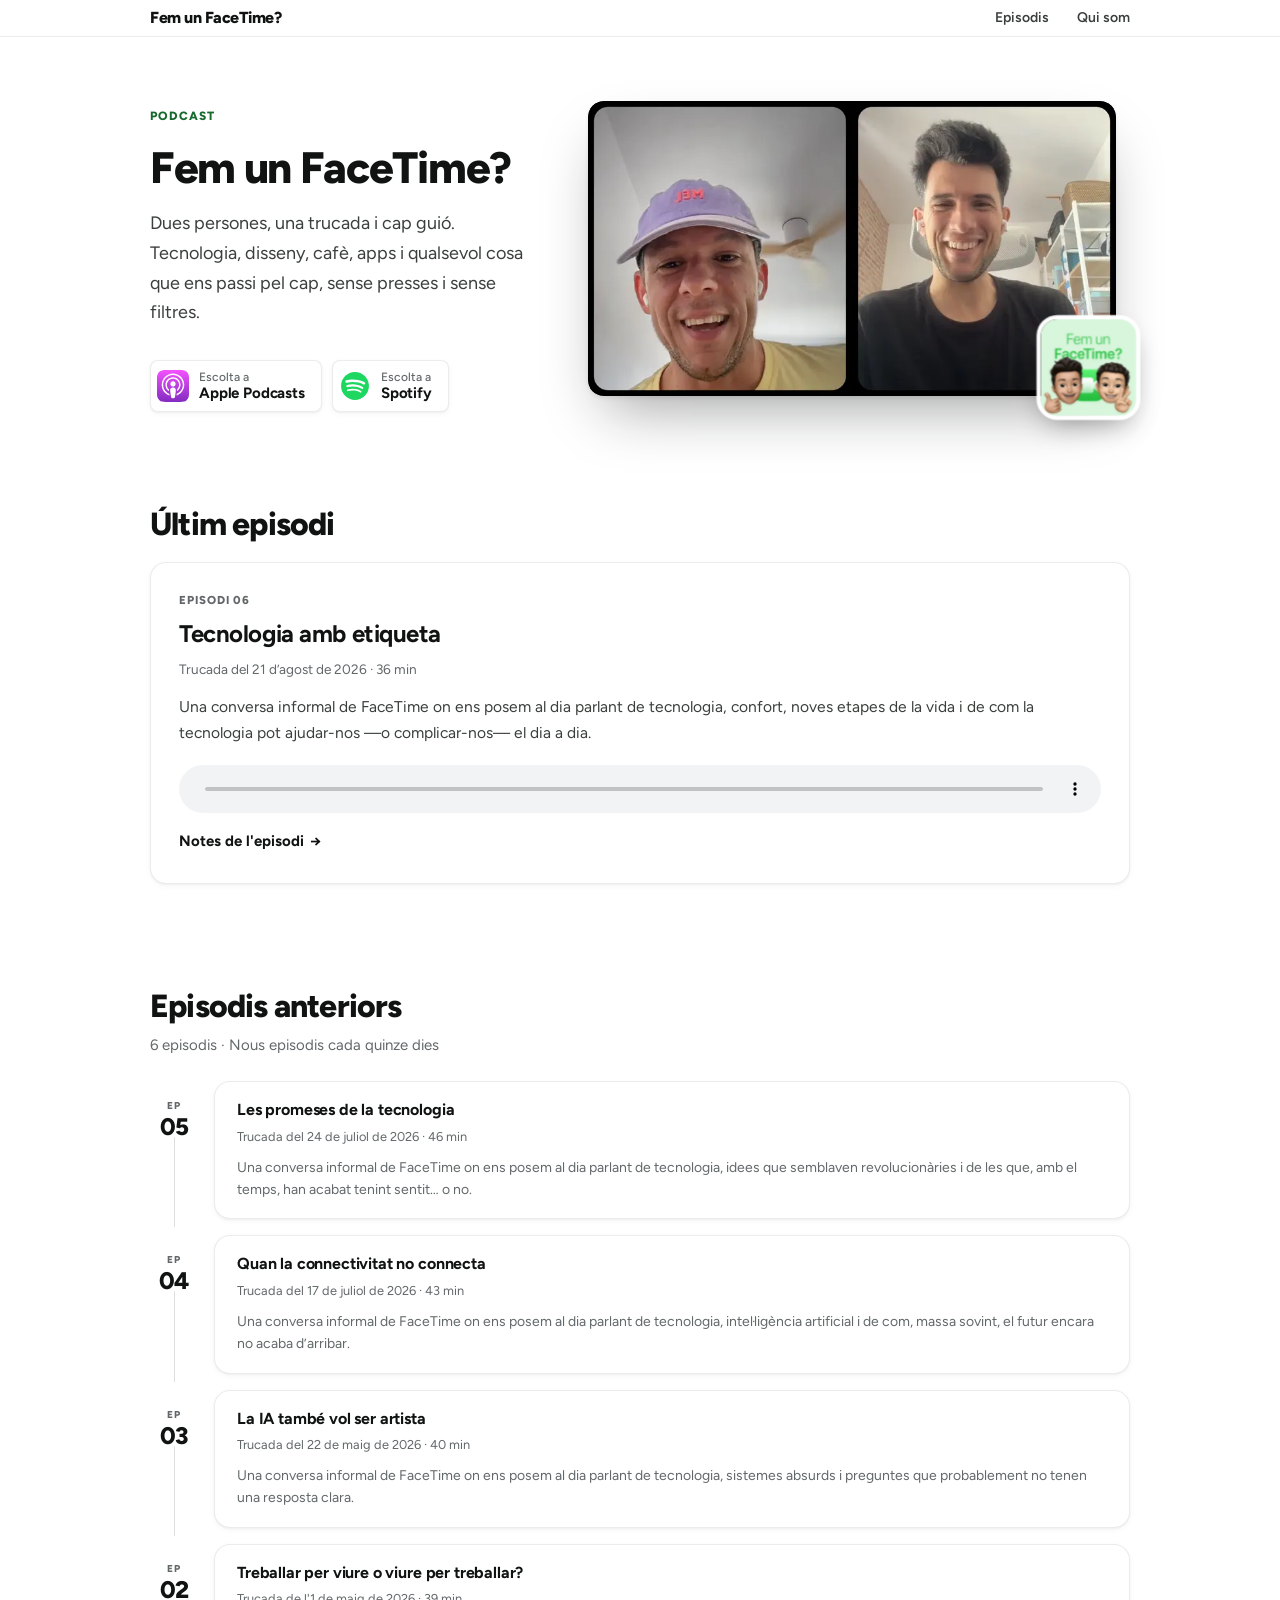
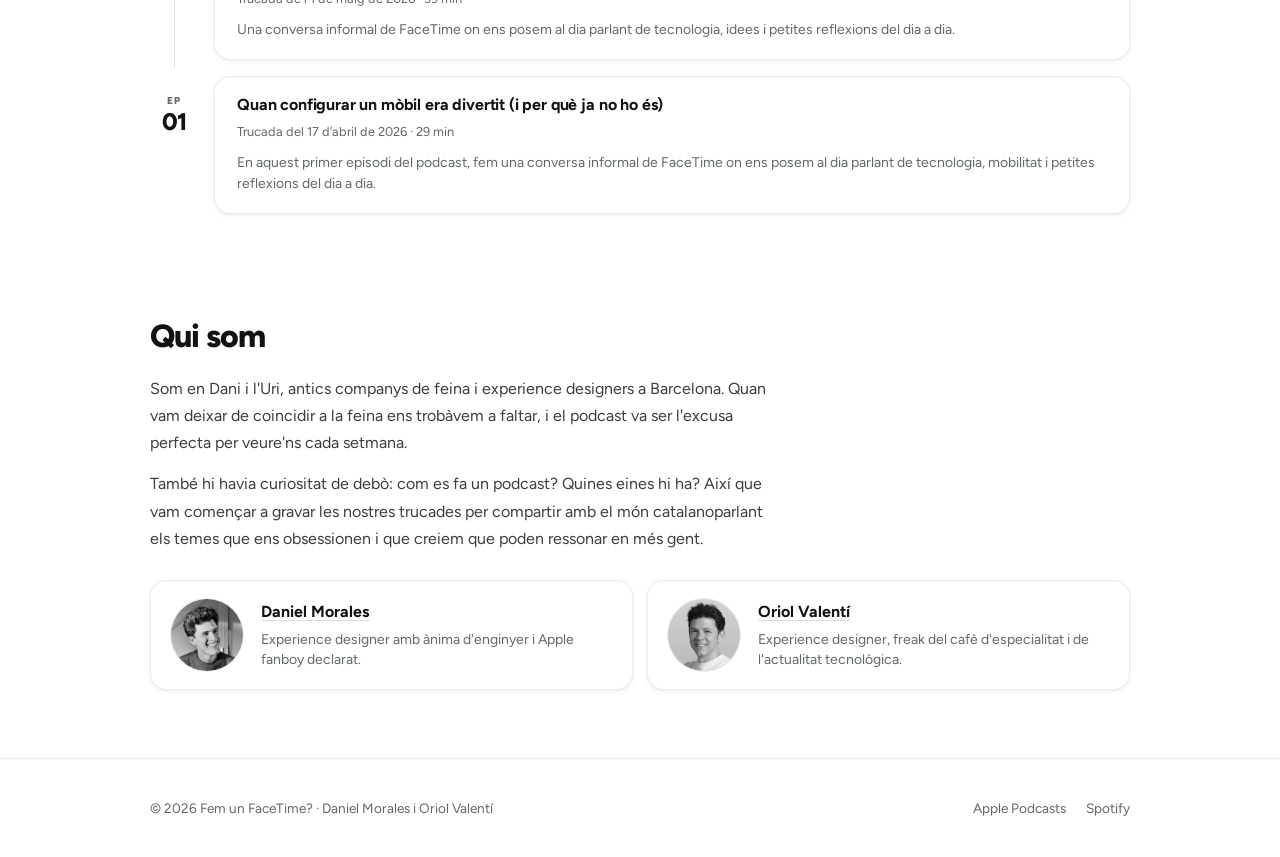
<file: index.html>
<!DOCTYPE html>
<html lang="ca">
<head>
  <meta charset="UTF-8">
  <meta name="viewport" content="width=device-width, initial-scale=1.0">
  <title>Fem un FaceTime? · Podcast en català de tecnologia, disseny i vida quotidiana</title>
  <meta name="description" content="Dues persones, una trucada i cap guió. Tecnologia, disseny, cafè, apps i qualsevol cosa que ens passi pel cap, sense presses i sense filtres.">
  <meta property="og:title" content="Fem un FaceTime? Podcast">
  <meta property="og:description" content="Dues persones, una trucada i cap guió. Tecnologia, disseny, cafè, apps i tot el que passa entre mig.">
  
  <meta name="color-scheme" content="light dark">
  <meta name="theme-color" content="#FFFFFF" media="(prefers-color-scheme: light)">
  <meta name="theme-color" content="#121413" media="(prefers-color-scheme: dark)">
  <meta name="robots" content="index, follow">
  <meta name="author" content="Daniel Morales i Oriol Valentí">
  <meta property="article:author" content="https://www.linkedin.com/in/danimoralesfernandez/">
  <meta property="article:author" content="https://www.linkedin.com/in/oriolvalentisola/">
  <meta property="article:published_time" content="2026-04-19T00:00:00+02:00">
  <meta property="article:modified_time" content="2026-10-19T00:00:00+02:00">
  <meta property="og:locale" content="ca_ES">
  <meta property="og:type" content="website">
  <meta property="og:url" content="https://femunfacetime.com/">
  <link rel="canonical" href="https://femunfacetime.com/">
  <meta name="twitter:card" content="summary_large_image">
  <meta name="twitter:title" content="Fem un FaceTime? Podcast">
  <meta name="twitter:description" content="Dues persones, una trucada i cap guió. Tecnologia, disseny, cafè, apps i tot el que passa entre mig.">

  <!-- Performance: preconnect + non-render-blocking font load -->
  <link rel="preconnect" href="https://fonts.googleapis.com">
  <link rel="preconnect" href="https://fonts.gstatic.com" crossorigin>
  <link rel="stylesheet" href="https://fonts.googleapis.com/css2?family=Figtree:wght@400;500;600;700;800&display=swap" media="print" onload="this.media='all'">
  <noscript><link rel="stylesheet" href="https://fonts.googleapis.com/css2?family=Figtree:wght@400;500;600;700;800&display=swap"></noscript>
  <link rel="preload" as="image" type="image/webp" imagesrcset="hero_call_800.webp 800w, hero_call_1600.webp 1600w" imagesizes="(max-width: 1023px) calc(100vw - 2rem), 540px" fetchpriority="high">
  <meta property="og:image" content="https://femunfacetime.com/og-image.jpg?v=2">
  <meta property="og:image:width" content="2400">
  <meta property="og:image:height" content="1260">
  <meta property="og:image:alt" content="Fem un FaceTime?, podcast. Dues persones, una trucada i cap guió.">
  <meta name="twitter:image" content="https://femunfacetime.com/og-image.jpg?v=2">
  <link rel="icon" href="/favicon.ico" sizes="48x48">
  <link rel="icon" type="image/png" sizes="192x192" href="/favicon-192.png">
  <link rel="icon" type="image/png" sizes="96x96" href="/favicon-96.png">
  <link rel="apple-touch-icon" href="/apple-touch-icon.png">
  <link rel="stylesheet" href="style.css">
<!--build:jsonld-->
  <script type="application/ld+json">
{
  "@context": "https://schema.org",
  "@type": "PodcastSeries",
  "name": "Fem un FaceTime?",
  "url": "https://femunfacetime.com/",
  "inLanguage": "ca",
  "image": "https://femunfacetime.com/Show_cover_840.jpg",
  "author": [
    {
      "@type": "Person",
      "name": "Daniel Morales",
      "sameAs": "https://www.linkedin.com/in/danimoralesfernandez/"
    },
    {
      "@type": "Person",
      "name": "Oriol Valentí",
      "sameAs": "https://www.linkedin.com/in/oriolvalentisola/"
    }
  ],
  "sameAs": [
    "https://podcasts.apple.com/es/podcast/fem-un-facetime/id1883933507",
    "https://open.spotify.com/show/7HkJgoiA84MTIlPxl6CT0q"
  ],
  "description": "Dues persones, una trucada i cap guió. Tecnologia, disseny, cafè, apps i qualsevol cosa que ens passi pel cap, sense presses i sense filtres.",
  "episode": [
    {
      "@type": "PodcastEpisode",
      "episodeNumber": 6,
      "name": "Tecnologia amb etiqueta",
      "url": "https://femunfacetime.com/episodis/tecnologia-amb-etiqueta/",
      "description": "Una conversa informal de FaceTime on ens posem al dia parlant de tecnologia, confort, noves etapes de la vida i de com la tecnologia pot ajudar-nos —o complicar-nos— el dia a dia.",
      "datePublished": "2026-10-05",
      "timeRequired": "PT36M",
      "associatedMedia": {
        "@type": "MediaObject",
        "contentUrl": "https://anchor.fm/s/110490654/podcast/play/126855854/https%3A%2F%2Fd3ctxlq1ktw2nl.cloudfront.net%2Fstaging%2F2026-9-5%2F433372251-44100-2-00554930f24cd.mp3"
      }
    },
    {
      "@type": "PodcastEpisode",
      "episodeNumber": 5,
      "name": "Les promeses de la tecnologia",
      "url": "https://femunfacetime.com/episodis/les-promeses-de-la-tecnologia/",
      "description": "Una conversa informal de FaceTime on ens posem al dia parlant de tecnologia, idees que semblaven revolucionàries i de les que, amb el temps, han acabat tenint sentit… o no.",
      "datePublished": "2026-08-02",
      "timeRequired": "PT46M",
      "associatedMedia": {
        "@type": "MediaObject",
        "contentUrl": "https://anchor.fm/s/110490654/podcast/play/123303401/https%3A%2F%2Fd3ctxlq1ktw2nl.cloudfront.net%2Fstaging%2F2026-6-25%2F428592539-44100-2-1c3631dae8838.mp3"
      }
    },
    {
      "@type": "PodcastEpisode",
      "episodeNumber": 4,
      "name": "Quan la connectivitat no connecta",
      "url": "https://femunfacetime.com/episodis/quan-la-connectivitat-no-connecta/",
      "description": "Una conversa informal de FaceTime on ens posem al dia parlant de tecnologia, intel·ligència artificial i de com, massa sovint, el futur encara no acaba d’arribar.",
      "datePublished": "2026-07-21",
      "timeRequired": "PT43M",
      "associatedMedia": {
        "@type": "MediaObject",
        "contentUrl": "https://anchor.fm/s/110490654/podcast/play/123136883/https%3A%2F%2Fd3ctxlq1ktw2nl.cloudfront.net%2Fstaging%2F2026-6-21%2F428367111-44100-2-b516a6e823d.mp3"
      }
    },
    {
      "@type": "PodcastEpisode",
      "episodeNumber": 3,
      "name": "La IA també vol ser artista",
      "url": "https://femunfacetime.com/episodis/la-ia-tambe-vol-ser-artista/",
      "description": "Una conversa informal de FaceTime on ens posem al dia parlant de tecnologia, sistemes absurds i preguntes que probablement no tenen una resposta clara.",
      "datePublished": "2026-05-25",
      "timeRequired": "PT40M",
      "associatedMedia": {
        "@type": "MediaObject",
        "contentUrl": "https://anchor.fm/s/110490654/podcast/play/120501394/https%3A%2F%2Fd3ctxlq1ktw2nl.cloudfront.net%2Fstaging%2F2026-4-25%2F424834681-44100-2-7f713fdda8faa.mp3"
      }
    },
    {
      "@type": "PodcastEpisode",
      "episodeNumber": 2,
      "name": "Treballar per viure o viure per treballar?",
      "url": "https://femunfacetime.com/episodis/treballar-per-viure-o-viure-per-treballar/",
      "description": "Una conversa informal de FaceTime on ens posem al dia parlant de tecnologia, idees i petites reflexions del dia a dia.",
      "datePublished": "2026-05-05",
      "timeRequired": "PT39M",
      "associatedMedia": {
        "@type": "MediaObject",
        "contentUrl": "https://anchor.fm/s/110490654/podcast/play/119521602/https%3A%2F%2Fd3ctxlq1ktw2nl.cloudfront.net%2Fstaging%2F2026-4-5%2F423517777-44100-2-743a9f9eee608.mp3"
      }
    },
    {
      "@type": "PodcastEpisode",
      "episodeNumber": 1,
      "name": "Quan configurar un mòbil era divertit (i per què ja no ho és)",
      "url": "https://femunfacetime.com/episodis/quan-configurar-un-mobil-era-divertit-i-per-que-ja-no-ho-es/",
      "description": "En aquest primer episodi del podcast, fem una conversa informal de FaceTime on ens posem al dia parlant de tecnologia, mobilitat i petites reflexions del dia a dia.",
      "datePublished": "2026-04-19",
      "timeRequired": "PT29M",
      "associatedMedia": {
        "@type": "MediaObject",
        "contentUrl": "https://anchor.fm/s/110490654/podcast/play/118696484/https%3A%2F%2Fd3ctxlq1ktw2nl.cloudfront.net%2Fstaging%2F2026-4-2%2F423319674-44100-2-6bd9fe738a619.mp3"
      }
    }
  ]
}
  </script>
<!--/build:jsonld-->
</head>
<body>

<a class="skip-link" href="#main-content">Salta al contingut</a>

<header class="nav" role="banner">
  <div class="container">
    <div class="nav__inner">
      <a href="#top" class="nav__logo" aria-label="Fem un FaceTime?, inici"><span class="nav__logo-name">Fem un FaceTime?</span></a>
      <nav aria-label="Principal">
        <ul class="nav__links">
          <li><a href="#episodis">Episodis</a></li>
          <li><a href="#qui-som">Qui som</a></li>
        </ul>
      </nav>
      <button class="nav__hamburger" aria-label="Obre el menú de navegació" aria-expanded="false" aria-controls="mobile-nav"><span></span><span></span><span></span></button>
    </div>
  </div>
</header>

<nav class="nav__mobile" id="mobile-nav" aria-label="Navegació mòbil">
  <a href="#episodis">Episodis</a>
  <a href="#qui-som">Qui som</a>
  <a href="#ultim">Escolta l'últim episodi</a>
</nav>

<main id="main-content">

  <section class="hero" id="top" aria-labelledby="hero-title">
    <div class="container">
      <div class="hero__inner">
        <div class="hero__text">
          <div class="hero__eyebrow" aria-hidden="true">Podcast</div>
          <h1 class="t-hero hero__title" id="hero-title">Fem un FaceTime?</h1>
          <p class="hero__tagline">Dues persones, una trucada i cap guió. Tecnologia, disseny, cafè, apps i qualsevol cosa que ens passi pel cap, sense presses i sense filtres.</p>
          <div class="listen" role="group" aria-label="Escolta el podcast">
            <a href="https://podcasts.apple.com/es/podcast/fem-un-facetime/id1883933507" class="listen-btn listen-btn--apple" target="_blank" rel="noopener noreferrer">
              <span class="listen-btn__icon"><svg width="32" height="32" viewBox="0 0 300 300" aria-hidden="true"><defs><linearGradient id="apg" x1="150" y1="0" x2="150" y2="300" gradientUnits="userSpaceOnUse"><stop offset="0" stop-color="#F452FF"/><stop offset="1" stop-color="#832BC1"/></linearGradient></defs><path fill="url(#apg)" d="M294.1,260c-2.9,7.4-9.6,17.8-19.2,25.2c-5.5,4.2-12.1,8.3-21.1,11c-9.6,2.9-21.5,3.8-36.3,3.8h-135c-14.8,0-26.6-1-36.3-3.8c-9-2.7-15.6-6.7-21.1-11c-9.5-7.3-16.3-17.8-19.2-25.2C0.1,245.1,0,228.2,0,217.5v-135C0,71.8,0.1,54.9,5.9,40c2.9-7.4,9.6-17.8,19.2-25.2c5.5-4.2,12.1-8.3,21.1-11C55.9,1,67.7,0,82.5,0h135c14.8,0,26.6,1,36.3,3.8c9,2.7,15.6,6.7,21.1,11c9.5,7.3,16.3,17.8,19.2,25.2c5.9,14.9,5.9,31.9,5.9,42.5v135C300,228.2,299.9,245.1,294.1,260z"/><g fill="#fff"><path d="M175.7,181.1c-0.4-3.6-1.6-6.2-4-8.6c-4.5-4.7-12.4-7.8-21.7-7.8c-9.3,0-17.2,3-21.7,7.8c-2.3,2.5-3.6,5-4,8.6c-0.8,7-0.3,13,0.5,22.7c0.8,9.2,2.3,21.5,4.2,33.9c1.4,8.9,2.5,13.7,3.5,17.1c1.7,5.6,7.8,10.4,17.5,10.4c9.7,0,15.9-4.9,17.5-10.4c1-3.4,2.1-8.2,3.5-17.1c1.9-12.5,3.4-24.7,4.2-33.9C176.1,194.1,176.5,188.1,175.7,181.1z"/><path d="M174.6,130.1c0,13.6-11,24.6-24.6,24.6s-24.6-11-24.6-24.6c0-13.6,11-24.6,24.6-24.6S174.6,116.6,174.6,130.1z"/><path d="M149.7,33.2C92.3,33.4,45.3,80,44.5,137.4c-0.6,46.5,29.1,86.3,70.6,100.9c1,0.4,2-0.5,1.9-1.5c-0.5-3.6-1.1-7.2-1.5-10.8c-0.2-1.3-1-2.3-2.1-2.9c-32.8-14.3-55.7-47.2-55.3-85.3c0.5-50,41.3-90.7,91.2-91.1c51.1-0.4,92.8,41,92.8,92c0,37.7-22.8,70.1-55.3,84.4c-1.2,0.5-2,1.6-2.1,2.9c-0.5,3.6-1,7.2-1.5,10.8c-0.2,1.1,0.9,1.9,1.9,1.5c41.1-14.4,70.6-53.6,70.6-99.6C255.5,80.5,208,33.1,149.7,33.2z"/><path d="M147.3,68.2c-37.4,1.4-67.4,32.3-67.9,69.7c-0.3,24.6,12,46.4,30.9,59.3c0.9,0.6,2.2-0.1,2.2-1.2c-0.3-4.3-0.3-8.1-0.1-12.1c0.1-1.3-0.4-2.5-1.4-3.4c-11.5-10.8-18.5-26.2-18.1-43.2c0.8-30,24.9-54.4,54.9-55.6c32.6-1.3,59.4,24.9,59.4,57.1c0,16.4-7,31.2-18.1,41.7c-0.9,0.9-1.4,2.1-1.4,3.4c0.2,3.9,0.1,7.7-0.1,12c-0.1,1.1,1.2,1.9,2.2,1.2c18.6-12.7,30.9-34.2,30.9-58.4C220.8,98.9,187.5,66.6,147.3,68.2z"/></g></svg></span>
              <span class="listen-btn__text"><span class="listen-btn__label">Escolta a</span><span class="listen-btn__name">Apple Podcasts</span></span>
            </a>
            <a href="https://open.spotify.com/show/7HkJgoiA84MTIlPxl6CT0q" class="listen-btn listen-btn--spotify" target="_blank" rel="noopener noreferrer">
              <span class="listen-btn__icon"><svg width="28" height="28" viewBox="0 0 168 168" aria-hidden="true"><path fill="#1ED760" d="m83.996 0.277c-46.249 0-83.743 37.493-83.743 83.742 0 46.251 37.494 83.741 83.743 83.741 46.254 0 83.744-37.49 83.744-83.741 0-46.246-37.49-83.738-83.745-83.738l0.001-0.004zm38.404 120.78c-1.5 2.46-4.72 3.24-7.18 1.73-19.662-12.01-44.414-14.73-73.564-8.07-2.809 0.64-5.609-1.12-6.249-3.93-0.643-2.81 1.11-5.61 3.926-6.250 31.9-7.291 59.263-4.15 81.337 9.34 2.46 1.51 3.24 4.72 1.73 7.18zm10.25-22.805c-1.89 3.075-5.91 4.045-8.98 2.155-22.51-13.839-56.823-17.846-83.448-9.764-3.453 1.043-7.1-0.903-8.148-4.35-1.04-3.453 0.907-7.093 4.354-8.143 30.413-9.228 68.222-4.758 94.072 11.127 3.07 1.890 4.040 5.910 2.150 8.976v-0.001zm0.88-23.744c-26.99-16.031-71.52-17.505-97.289-9.684-4.138 1.255-8.514-1.081-9.768-5.219-1.254-4.14 1.08-8.513 5.221-9.771 29.581-8.98 78.756-7.245 109.830 11.202 3.73 2.209 4.95 7.016 2.74 10.733-2.2 3.722-7.020 4.949-10.730 2.739z"/></svg></span>
              <span class="listen-btn__text"><span class="listen-btn__label">Escolta a</span><span class="listen-btn__name">Spotify</span></span>
            </a>
          </div>
        </div>
        <div class="hero__cover">
          <div class="tilt" data-tilt>
            <div class="tilt__card">
              <div class="tilt__screen">
                <picture>
                  <source type="image/webp" srcset="hero_call_800.webp 800w, hero_call_1600.webp 1600w" sizes="(max-width: 1023px) calc(100vw - 2rem), 540px">
                  <img src="hero_call_800.jpg" srcset="hero_call_800.jpg 800w, hero_call_1600.jpg 1600w" sizes="(max-width: 1023px) calc(100vw - 2rem), 540px" alt="En Dani i l'Uri rient en una trucada de FaceTime, amb la pantalla partida" width="800" height="444" loading="eager" fetchpriority="high" decoding="async">
                </picture>
                <span class="tilt__glare" aria-hidden="true"></span>
              </div>
              <div class="tilt__pip"><picture><source type="image/webp" srcset="Show_cover.webp"><img src="Show_cover_420.jpg" alt="" width="420" height="420" decoding="async"></picture></div>
            </div>
          </div>
        </div>
      </div>
    </div>
  </section>

  <section class="section" id="ultim" aria-labelledby="latest-label">
    <div class="container">
      <h2 class="section-label" id="latest-label">Últim episodi</h2>
      <div data-latest-episode>
<!--build:latest-->
        <div class="latest-card">
          <p class="latest-card__ep">Episodi 06</p>
          <h3 class="t-h2 latest-card__title"><a href="/episodis/tecnologia-amb-etiqueta/">Tecnologia amb etiqueta</a></h3>
          <p class="latest-card__meta">Trucada del 21 d’agost de 2026 · 36 min</p>
          <p class="latest-card__desc">Una conversa informal de FaceTime on ens posem al dia parlant de tecnologia, confort, noves etapes de la vida i de com la tecnologia pot ajudar-nos —o complicar-nos— el dia a dia.</p>
          <div class="audio">
            <audio controls preload="none" src="https://anchor.fm/s/110490654/podcast/play/126855854/https%3A%2F%2Fd3ctxlq1ktw2nl.cloudfront.net%2Fstaging%2F2026-9-5%2F433372251-44100-2-00554930f24cd.mp3">
              <a href="https://anchor.fm/s/110490654/podcast/play/126855854/https%3A%2F%2Fd3ctxlq1ktw2nl.cloudfront.net%2Fstaging%2F2026-9-5%2F433372251-44100-2-00554930f24cd.mp3">Descarrega l'episodi</a>
            </audio>
          </div>
          <a class="latest-card__more" href="/episodis/tecnologia-amb-etiqueta/">Notes de l'episodi <span aria-hidden="true">→</span></a>
        </div>
<!--/build:latest-->
      </div>
    </div>
  </section>

  <section class="section" id="episodis" aria-labelledby="episodes-heading">
    <div class="container">
      <h2 class="section-label" id="episodes-heading">Episodis anteriors</h2>
      <p class="t-muted episodes__count"><span data-ep-count><!--build:count-->6<!--/build:count--></span> episodis · Nous episodis cada quinze dies</p>
      <ol class="ep-list" data-episode-list aria-label="Llista d'episodis">
<!--build:list-->
        <li class="ep-item">
          <div class="ep-item__num" aria-hidden="true"><span>Ep</span>05</div>
          <article class="ep-card" aria-labelledby="ep-05">
            <div class="ep-card__body">
              <h3 class="ep-card__title" id="ep-05"><a class="ep-card__link" href="/episodis/les-promeses-de-la-tecnologia/">Les promeses de la tecnologia</a></h3>
              <p class="ep-card__meta">Trucada del 24 de juliol de 2026 · 46 min</p>
              <p class="ep-card__desc">Una conversa informal de FaceTime on ens posem al dia parlant de tecnologia, idees que semblaven revolucionàries i de les que, amb el temps, han acabat tenint sentit… o no.</p>
            </div>
          </article>
        </li>
        <li class="ep-item">
          <div class="ep-item__num" aria-hidden="true"><span>Ep</span>04</div>
          <article class="ep-card" aria-labelledby="ep-04">
            <div class="ep-card__body">
              <h3 class="ep-card__title" id="ep-04"><a class="ep-card__link" href="/episodis/quan-la-connectivitat-no-connecta/">Quan la connectivitat no connecta</a></h3>
              <p class="ep-card__meta">Trucada del 17 de juliol de 2026 · 43 min</p>
              <p class="ep-card__desc">Una conversa informal de FaceTime on ens posem al dia parlant de tecnologia, intel·ligència artificial i de com, massa sovint, el futur encara no acaba d’arribar.</p>
            </div>
          </article>
        </li>
        <li class="ep-item">
          <div class="ep-item__num" aria-hidden="true"><span>Ep</span>03</div>
          <article class="ep-card" aria-labelledby="ep-03">
            <div class="ep-card__body">
              <h3 class="ep-card__title" id="ep-03"><a class="ep-card__link" href="/episodis/la-ia-tambe-vol-ser-artista/">La IA també vol ser artista</a></h3>
              <p class="ep-card__meta">Trucada del 22 de maig de 2026 · 40 min</p>
              <p class="ep-card__desc">Una conversa informal de FaceTime on ens posem al dia parlant de tecnologia, sistemes absurds i preguntes que probablement no tenen una resposta clara.</p>
            </div>
          </article>
        </li>
        <li class="ep-item">
          <div class="ep-item__num" aria-hidden="true"><span>Ep</span>02</div>
          <article class="ep-card" aria-labelledby="ep-02">
            <div class="ep-card__body">
              <h3 class="ep-card__title" id="ep-02"><a class="ep-card__link" href="/episodis/treballar-per-viure-o-viure-per-treballar/">Treballar per viure o viure per treballar?</a></h3>
              <p class="ep-card__meta">Trucada de l&#39;1 de maig de 2026 · 39 min</p>
              <p class="ep-card__desc">Una conversa informal de FaceTime on ens posem al dia parlant de tecnologia, idees i petites reflexions del dia a dia.</p>
            </div>
          </article>
        </li>
        <li class="ep-item">
          <div class="ep-item__num" aria-hidden="true"><span>Ep</span>01</div>
          <article class="ep-card" aria-labelledby="ep-01">
            <div class="ep-card__body">
              <h3 class="ep-card__title" id="ep-01"><a class="ep-card__link" href="/episodis/quan-configurar-un-mobil-era-divertit-i-per-que-ja-no-ho-es/">Quan configurar un mòbil era divertit (i per què ja no ho és)</a></h3>
              <p class="ep-card__meta">Trucada del 17 d’abril de 2026 · 29 min</p>
              <p class="ep-card__desc">En aquest primer episodi del podcast, fem una conversa informal de FaceTime on ens posem al dia parlant de tecnologia, mobilitat i petites reflexions del dia a dia.</p>
            </div>
          </article>
        </li>
<!--/build:list-->
      </ol>
    </div>
  </section>

  <section class="section" id="qui-som" aria-labelledby="hosts-heading">
    <div class="container">
      <h2 class="section-label" id="hosts-heading">Qui som</h2>
      <div class="about">
      <div class="hosts__intro">
        <p>Som en Dani i l'Uri, antics companys de feina i experience designers a Barcelona. Quan vam deixar de coincidir a la feina ens trobàvem a faltar, i el podcast va ser l'excusa perfecta per veure'ns cada setmana.</p>
        <p>També hi havia curiositat de debò: com es fa un podcast? Quines eines hi ha? Així que vam començar a gravar les nostres trucades per compartir amb el món catalanoparlant els temes que ens obsessionen i que creiem que poden ressonar en més gent.</p>
      </div>
      <div class="hosts">
        <div class="host">
          <div class="host__photo"><picture><source type="image/webp" srcset="host_daniel.webp"><img src="host_daniel.jpg" alt="Daniel Morales" width="192" height="192" loading="lazy" decoding="async"></picture></div>
          <p class="host__name"><a href="https://www.linkedin.com/in/danimoralesfernandez/" target="_blank" rel="noopener noreferrer">Daniel Morales<span class="sr-only"> (LinkedIn, s'obre en una pestanya nova)</span></a></p>
          <p class="host__role">Experience designer amb ànima d'enginyer i Apple fanboy declarat.</p>
        </div>
        <div class="host">
          <div class="host__photo"><picture><source type="image/webp" srcset="host_oriol.webp"><img src="host_oriol.jpg" alt="Oriol Valentí" width="192" height="192" loading="lazy" decoding="async"></picture></div>
          <p class="host__name"><a href="https://www.linkedin.com/in/oriolvalentisola/" target="_blank" rel="noopener noreferrer">Oriol Valentí<span class="sr-only"> (LinkedIn, s'obre en una pestanya nova)</span></a></p>
          <p class="host__role">Experience designer, freak del cafè d'especialitat i de l'actualitat tecnològica.</p>
        </div>
      </div>
    </div>
      </div>
  </section>

</main>

<footer class="footer" role="contentinfo">
  <div class="container">
    <div class="footer__inner">
      <p class="footer__copy">© 2026 Fem un FaceTime? · Daniel Morales i Oriol Valentí</p>
      <ul class="footer__links">
        <li><a href="https://podcasts.apple.com/es/podcast/fem-un-facetime/id1883933507" target="_blank" rel="noopener noreferrer">Apple Podcasts</a></li>
        <li><a href="https://open.spotify.com/show/7HkJgoiA84MTIlPxl6CT0q" target="_blank" rel="noopener noreferrer">Spotify</a></li>
      </ul>
    </div>
  </div>
</footer>

<script src="script.js" defer></script>
</body>
</html>
</file>
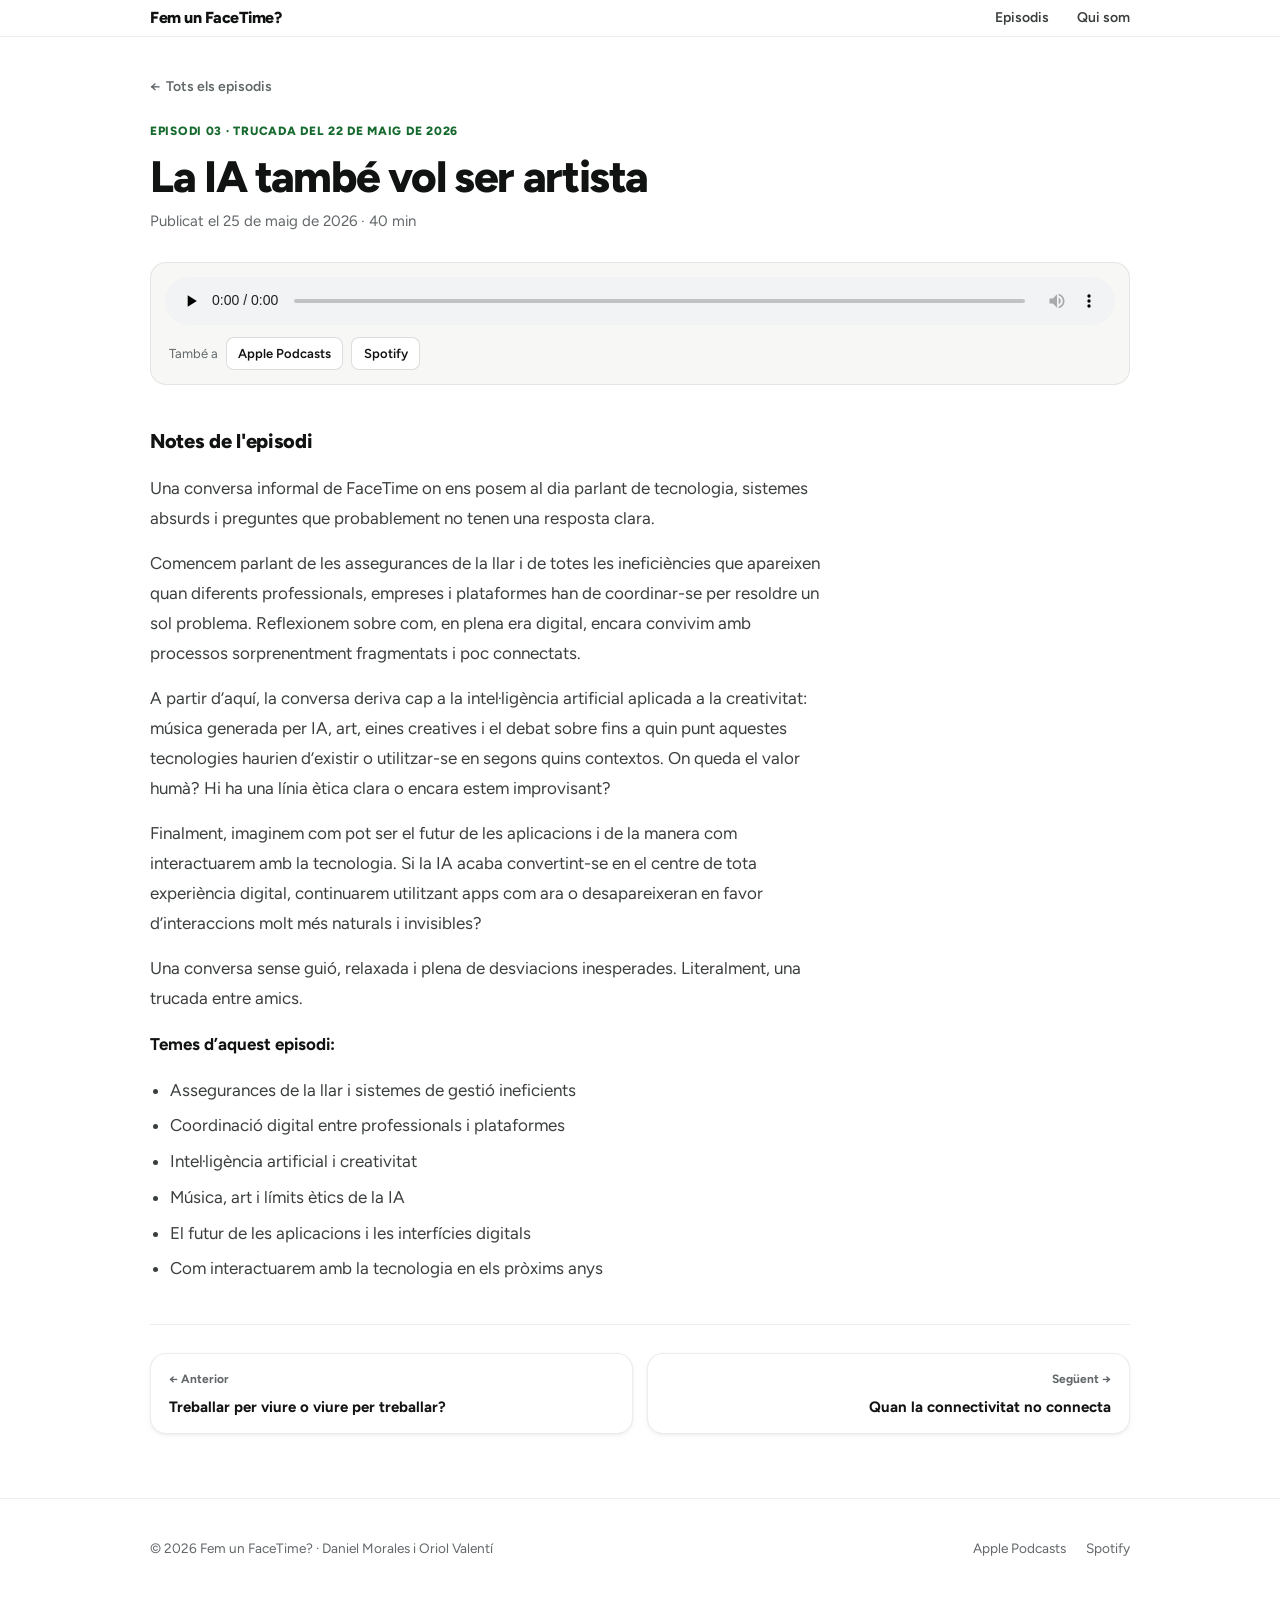
<file: episodis/la-ia-tambe-vol-ser-artista/index.html>
<!DOCTYPE html>
<html lang="ca">
<head>
  <meta charset="UTF-8">
  <meta name="viewport" content="width=device-width, initial-scale=1.0">
  <title>La IA també vol ser artista · Episodi 03 · Fem un FaceTime?</title>
  <meta name="description" content="Una conversa informal de FaceTime on ens posem al dia parlant de tecnologia, sistemes absurds i preguntes que probablement no tenen una resposta clara.">
  <link rel="canonical" href="https://femunfacetime.com/episodis/la-ia-tambe-vol-ser-artista/">
  <meta name="author" content="Daniel Morales i Oriol Valentí">
  <meta name="robots" content="index, follow">
  <meta name="color-scheme" content="light dark">
  <meta name="theme-color" content="#FFFFFF" media="(prefers-color-scheme: light)">
  <meta name="theme-color" content="#121413" media="(prefers-color-scheme: dark)">
  <meta property="og:type" content="article">
  <meta property="og:locale" content="ca_ES">
  <meta property="og:site_name" content="Fem un FaceTime?">
  <meta property="og:title" content="La IA també vol ser artista">
  <meta property="og:description" content="Una conversa informal de FaceTime on ens posem al dia parlant de tecnologia, sistemes absurds i preguntes que probablement no tenen una resposta clara.">
  <meta property="og:url" content="https://femunfacetime.com/episodis/la-ia-tambe-vol-ser-artista/">
  <meta property="og:image" content="https://femunfacetime.com/og-image.jpg?v=2">
  <meta property="og:image:width" content="2400">
  <meta property="og:image:height" content="1260">
  <meta property="article:published_time" content="2026-05-25T08:19:12.000Z">
  <meta name="twitter:card" content="summary_large_image">
  <meta name="twitter:image" content="https://femunfacetime.com/og-image.jpg?v=2">
  <link rel="preconnect" href="https://fonts.googleapis.com">
  <link rel="preconnect" href="https://fonts.gstatic.com" crossorigin>
  <link rel="stylesheet" href="https://fonts.googleapis.com/css2?family=Figtree:wght@400;500;600;700;800&display=swap" media="print" onload="this.media='all'">
  <noscript><link rel="stylesheet" href="https://fonts.googleapis.com/css2?family=Figtree:wght@400;500;600;700;800&display=swap"></noscript>
  <link rel="icon" href="/favicon.ico" sizes="48x48">
  <link rel="icon" type="image/png" sizes="192x192" href="/favicon-192.png">
  <link rel="icon" type="image/png" sizes="96x96" href="/favicon-96.png">
  <link rel="apple-touch-icon" href="/apple-touch-icon.png">
  <link rel="stylesheet" href="/style.css">
  <script type="application/ld+json">
{
  "@context": "https://schema.org",
  "@type": "PodcastEpisode",
  "episodeNumber": 3,
  "name": "La IA també vol ser artista",
  "url": "https://femunfacetime.com/episodis/la-ia-tambe-vol-ser-artista/",
  "description": "Una conversa informal de FaceTime on ens posem al dia parlant de tecnologia, sistemes absurds i preguntes que probablement no tenen una resposta clara.",
  "datePublished": "2026-05-25",
  "timeRequired": "PT40M",
  "associatedMedia": {
    "@type": "MediaObject",
    "contentUrl": "https://anchor.fm/s/110490654/podcast/play/120501394/https%3A%2F%2Fd3ctxlq1ktw2nl.cloudfront.net%2Fstaging%2F2026-4-25%2F424834681-44100-2-7f713fdda8faa.mp3"
  },
  "partOfSeries": {
    "@type": "PodcastSeries",
    "name": "Fem un FaceTime?",
    "url": "https://femunfacetime.com/"
  },
  "author": [
    {
      "@type": "Person",
      "name": "Daniel Morales",
      "sameAs": "https://www.linkedin.com/in/danimoralesfernandez/"
    },
    {
      "@type": "Person",
      "name": "Oriol Valentí",
      "sameAs": "https://www.linkedin.com/in/oriolvalentisola/"
    }
  ]
}
  </script>
</head>
<body>

<a class="skip-link" href="/#main-content">Salta al contingut</a>

<header class="nav" role="banner">
  <div class="container">
    <div class="nav__inner">
      <a href="/" class="nav__logo" aria-label="Fem un FaceTime?, inici"><span class="nav__logo-name">Fem un FaceTime?</span></a>
      <nav aria-label="Principal">
        <ul class="nav__links">
          <li><a href="/#episodis">Episodis</a></li>
          <li><a href="/#qui-som">Qui som</a></li>
        </ul>
      </nav>
      <button class="nav__hamburger" aria-label="Obre el menú de navegació" aria-expanded="false" aria-controls="mobile-nav"><span></span><span></span><span></span></button>
    </div>
  </div>
</header>

<nav class="nav__mobile" id="mobile-nav" aria-label="Navegació mòbil">
  <a href="/#episodis">Episodis</a>
  <a href="/#qui-som">Qui som</a>
  <a href="#escolta">Escolta aquest episodi</a>
</nav>


<main id="main-content">
  <article class="episode">
    <div class="container">
      <a class="episode__back" href="/#episodis"><span aria-hidden="true">←</span> Tots els episodis</a>
      <p class="episode__eyebrow">Episodi 03 · Trucada del 22 de maig de 2026</p>
      <h1 class="episode__title">La IA també vol ser artista</h1>
      <p class="episode__meta">Publicat el 25 de maig de 2026 · 40 min</p>

      <div class="episode__player" id="escolta">
        <div class="audio">
            <audio controls preload="none" src="https://anchor.fm/s/110490654/podcast/play/120501394/https%3A%2F%2Fd3ctxlq1ktw2nl.cloudfront.net%2Fstaging%2F2026-4-25%2F424834681-44100-2-7f713fdda8faa.mp3">
              <a href="https://anchor.fm/s/110490654/podcast/play/120501394/https%3A%2F%2Fd3ctxlq1ktw2nl.cloudfront.net%2Fstaging%2F2026-4-25%2F424834681-44100-2-7f713fdda8faa.mp3">Descarrega l'episodi</a>
            </audio>
          </div>
        <p class="episode__also">També a
          <a href="https://podcasts.apple.com/es/podcast/fem-un-facetime/id1883933507" target="_blank" rel="noopener noreferrer">Apple Podcasts</a>
          <a href="https://open.spotify.com/show/7HkJgoiA84MTIlPxl6CT0q" target="_blank" rel="noopener noreferrer">Spotify</a>
        </p>
      </div>

      <section class="episode__notes" aria-labelledby="notes-heading">
        <h2 class="episode__notes-title" id="notes-heading">Notes de l'episodi</h2>
        <div class="prose">
<p>Una conversa informal de FaceTime on ens posem al dia parlant de tecnologia, sistemes absurds i preguntes que probablement no tenen una resposta clara.</p><p>Comencem parlant de les assegurances de la llar i de totes les ineficiències que apareixen quan diferents professionals, empreses i plataformes han de coordinar-se per resoldre un sol problema. Reflexionem sobre com, en plena era digital, encara convivim amb processos sorprenentment fragmentats i poc connectats.</p><p>A partir d’aquí, la conversa deriva cap a la intel·ligència artificial aplicada a la creativitat: música generada per IA, art, eines creatives i el debat sobre fins a quin punt aquestes tecnologies haurien d’existir o utilitzar-se en segons quins contextos. On queda el valor humà? Hi ha una línia ètica clara o encara estem improvisant?</p><p>Finalment, imaginem com pot ser el futur de les aplicacions i de la manera com interactuarem amb la tecnologia. Si la IA acaba convertint-se en el centre de tota experiència digital, continuarem utilitzant apps com ara o desapareixeran en favor d’interaccions molt més naturals i invisibles?</p><p>Una conversa sense guió, relaxada i plena de desviacions inesperades. Literalment, una trucada entre amics.</p><p><strong>Temes d’aquest episodi:</strong></p><ul><li>Assegurances de la llar i sistemes de gestió ineficients</li><li>Coordinació digital entre professionals i plataformes</li><li>Intel·ligència artificial i creativitat</li><li>Música, art i límits ètics de la IA</li><li>El futur de les aplicacions i les interfícies digitals</li><li>Com interactuarem amb la tecnologia en els pròxims anys</li></ul>
        </div>
      </section>

      <nav class="ep-nav" aria-label="Altres episodis">
        <a class="ep-nav__item ep-nav__item--prev" href="/episodis/treballar-per-viure-o-viure-per-treballar/"><span class="ep-nav__dir">← Anterior</span><span class="ep-nav__title">Treballar per viure o viure per treballar?</span></a>
        <a class="ep-nav__item ep-nav__item--next" href="/episodis/quan-la-connectivitat-no-connecta/"><span class="ep-nav__dir">Següent →</span><span class="ep-nav__title">Quan la connectivitat no connecta</span></a>
      </nav>
    </div>
  </article>
</main>

<footer class="footer" role="contentinfo">
  <div class="container">
    <div class="footer__inner">
      <p class="footer__copy">© 2026 Fem un FaceTime? · Daniel Morales i Oriol Valentí</p>
      <ul class="footer__links">
        <li><a href="https://podcasts.apple.com/es/podcast/fem-un-facetime/id1883933507" target="_blank" rel="noopener noreferrer">Apple Podcasts</a></li>
        <li><a href="https://open.spotify.com/show/7HkJgoiA84MTIlPxl6CT0q" target="_blank" rel="noopener noreferrer">Spotify</a></li>
      </ul>
    </div>
  </div>
</footer>

<script src="/script.js" defer></script>
</body>
</html>
</file>
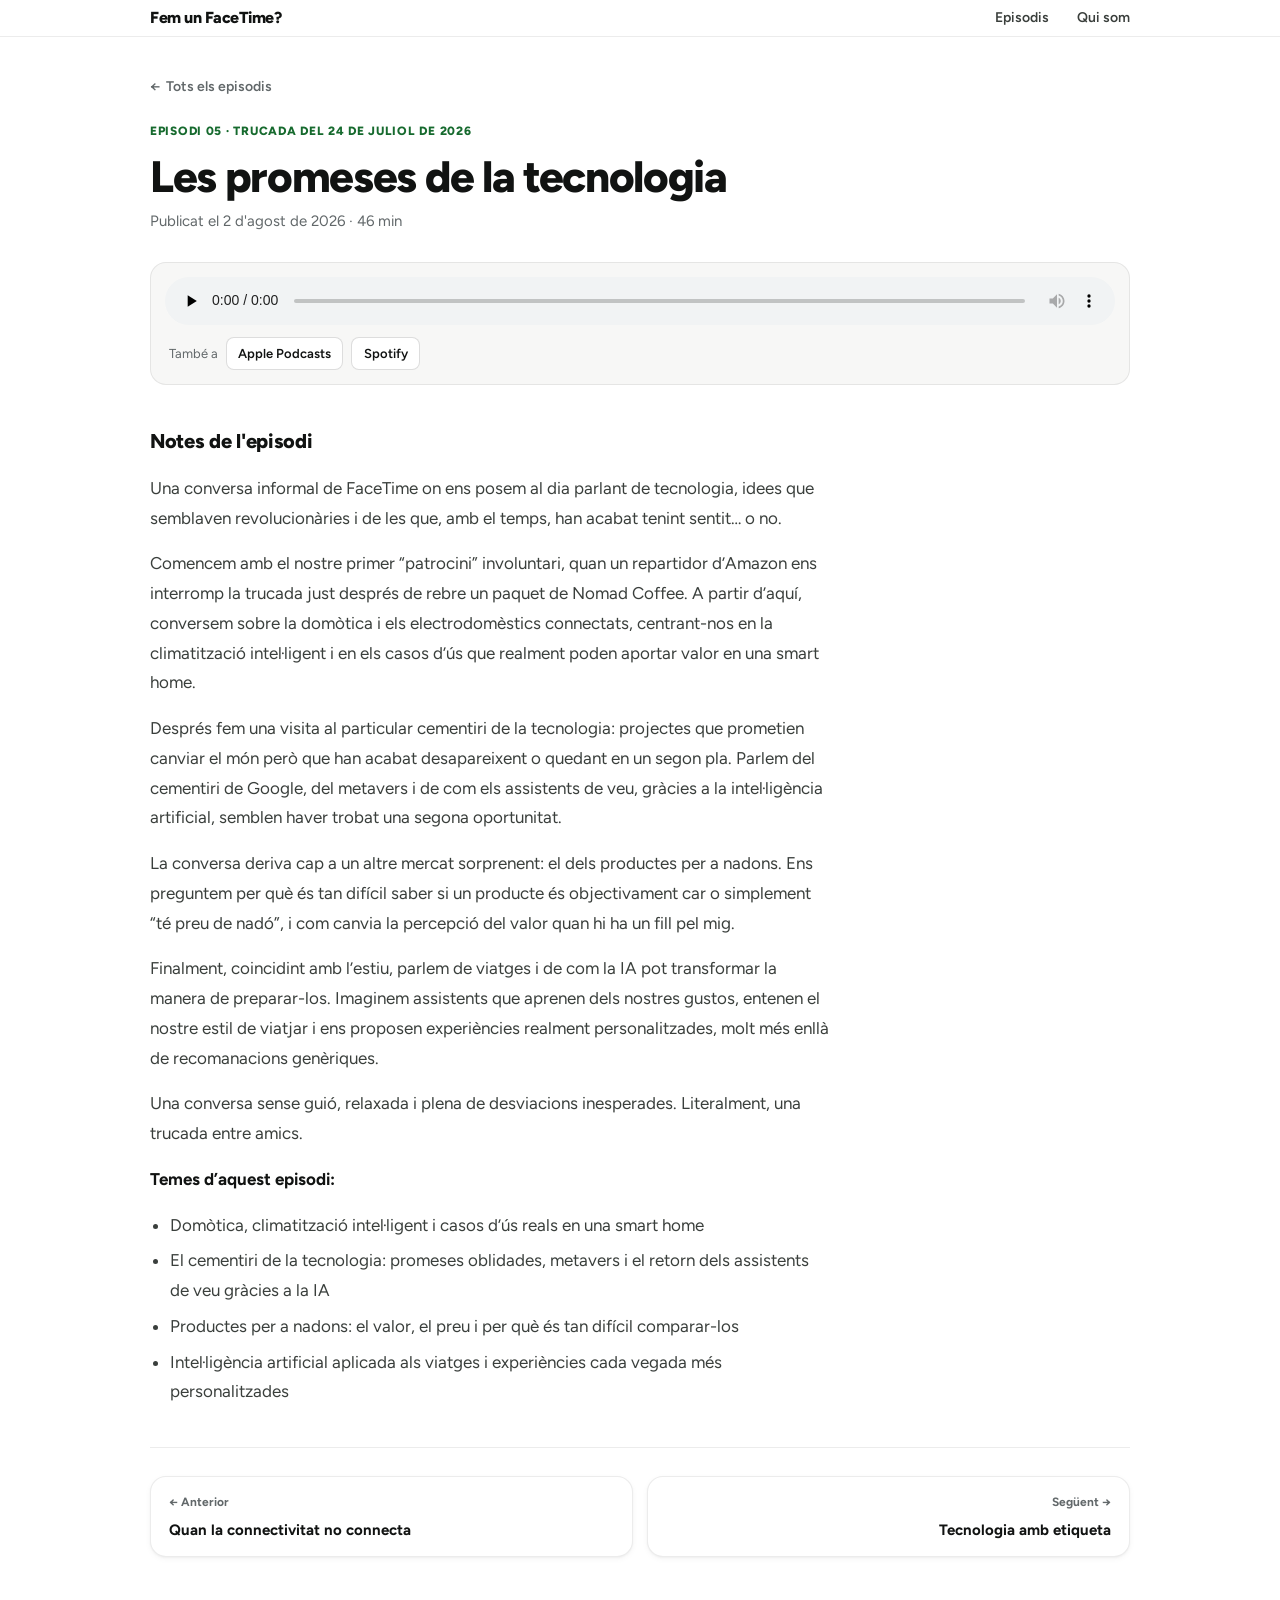
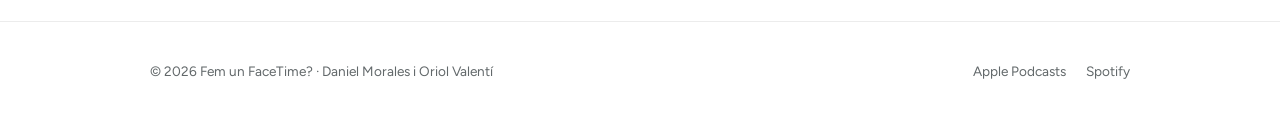
<file: episodis/les-promeses-de-la-tecnologia/index.html>
<!DOCTYPE html>
<html lang="ca">
<head>
  <meta charset="UTF-8">
  <meta name="viewport" content="width=device-width, initial-scale=1.0">
  <title>Les promeses de la tecnologia · Episodi 05 · Fem un FaceTime?</title>
  <meta name="description" content="Una conversa informal de FaceTime on ens posem al dia parlant de tecnologia, idees que semblaven revolucionàries i de les que, amb el temps, han acabat tenint sentit… o no.">
  <link rel="canonical" href="https://femunfacetime.com/episodis/les-promeses-de-la-tecnologia/">
  <meta name="author" content="Daniel Morales i Oriol Valentí">
  <meta name="robots" content="index, follow">
  <meta name="color-scheme" content="light dark">
  <meta name="theme-color" content="#FFFFFF" media="(prefers-color-scheme: light)">
  <meta name="theme-color" content="#121413" media="(prefers-color-scheme: dark)">
  <meta property="og:type" content="article">
  <meta property="og:locale" content="ca_ES">
  <meta property="og:site_name" content="Fem un FaceTime?">
  <meta property="og:title" content="Les promeses de la tecnologia">
  <meta property="og:description" content="Una conversa informal de FaceTime on ens posem al dia parlant de tecnologia, idees que semblaven revolucionàries i de les que, amb el temps, han acabat tenint sentit… o no.">
  <meta property="og:url" content="https://femunfacetime.com/episodis/les-promeses-de-la-tecnologia/">
  <meta property="og:image" content="https://femunfacetime.com/og-image.jpg?v=2">
  <meta property="og:image:width" content="2400">
  <meta property="og:image:height" content="1260">
  <meta property="article:published_time" content="2026-08-02T09:30:00.000Z">
  <meta name="twitter:card" content="summary_large_image">
  <meta name="twitter:image" content="https://femunfacetime.com/og-image.jpg?v=2">
  <link rel="preconnect" href="https://fonts.googleapis.com">
  <link rel="preconnect" href="https://fonts.gstatic.com" crossorigin>
  <link rel="stylesheet" href="https://fonts.googleapis.com/css2?family=Figtree:wght@400;500;600;700;800&display=swap" media="print" onload="this.media='all'">
  <noscript><link rel="stylesheet" href="https://fonts.googleapis.com/css2?family=Figtree:wght@400;500;600;700;800&display=swap"></noscript>
  <link rel="icon" href="/favicon.ico" sizes="48x48">
  <link rel="icon" type="image/png" sizes="192x192" href="/favicon-192.png">
  <link rel="icon" type="image/png" sizes="96x96" href="/favicon-96.png">
  <link rel="apple-touch-icon" href="/apple-touch-icon.png">
  <link rel="stylesheet" href="/style.css">
  <script type="application/ld+json">
{
  "@context": "https://schema.org",
  "@type": "PodcastEpisode",
  "episodeNumber": 5,
  "name": "Les promeses de la tecnologia",
  "url": "https://femunfacetime.com/episodis/les-promeses-de-la-tecnologia/",
  "description": "Una conversa informal de FaceTime on ens posem al dia parlant de tecnologia, idees que semblaven revolucionàries i de les que, amb el temps, han acabat tenint sentit… o no.",
  "datePublished": "2026-08-02",
  "timeRequired": "PT46M",
  "associatedMedia": {
    "@type": "MediaObject",
    "contentUrl": "https://anchor.fm/s/110490654/podcast/play/123303401/https%3A%2F%2Fd3ctxlq1ktw2nl.cloudfront.net%2Fstaging%2F2026-6-25%2F428592539-44100-2-1c3631dae8838.mp3"
  },
  "partOfSeries": {
    "@type": "PodcastSeries",
    "name": "Fem un FaceTime?",
    "url": "https://femunfacetime.com/"
  },
  "author": [
    {
      "@type": "Person",
      "name": "Daniel Morales",
      "sameAs": "https://www.linkedin.com/in/danimoralesfernandez/"
    },
    {
      "@type": "Person",
      "name": "Oriol Valentí",
      "sameAs": "https://www.linkedin.com/in/oriolvalentisola/"
    }
  ]
}
  </script>
</head>
<body>

<a class="skip-link" href="/#main-content">Salta al contingut</a>

<header class="nav" role="banner">
  <div class="container">
    <div class="nav__inner">
      <a href="/" class="nav__logo" aria-label="Fem un FaceTime?, inici"><span class="nav__logo-name">Fem un FaceTime?</span></a>
      <nav aria-label="Principal">
        <ul class="nav__links">
          <li><a href="/#episodis">Episodis</a></li>
          <li><a href="/#qui-som">Qui som</a></li>
        </ul>
      </nav>
      <button class="nav__hamburger" aria-label="Obre el menú de navegació" aria-expanded="false" aria-controls="mobile-nav"><span></span><span></span><span></span></button>
    </div>
  </div>
</header>

<nav class="nav__mobile" id="mobile-nav" aria-label="Navegació mòbil">
  <a href="/#episodis">Episodis</a>
  <a href="/#qui-som">Qui som</a>
  <a href="#escolta">Escolta aquest episodi</a>
</nav>


<main id="main-content">
  <article class="episode">
    <div class="container">
      <a class="episode__back" href="/#episodis"><span aria-hidden="true">←</span> Tots els episodis</a>
      <p class="episode__eyebrow">Episodi 05 · Trucada del 24 de juliol de 2026</p>
      <h1 class="episode__title">Les promeses de la tecnologia</h1>
      <p class="episode__meta">Publicat el 2 d&#39;agost de 2026 · 46 min</p>

      <div class="episode__player" id="escolta">
        <div class="audio">
            <audio controls preload="none" src="https://anchor.fm/s/110490654/podcast/play/123303401/https%3A%2F%2Fd3ctxlq1ktw2nl.cloudfront.net%2Fstaging%2F2026-6-25%2F428592539-44100-2-1c3631dae8838.mp3">
              <a href="https://anchor.fm/s/110490654/podcast/play/123303401/https%3A%2F%2Fd3ctxlq1ktw2nl.cloudfront.net%2Fstaging%2F2026-6-25%2F428592539-44100-2-1c3631dae8838.mp3">Descarrega l'episodi</a>
            </audio>
          </div>
        <p class="episode__also">També a
          <a href="https://podcasts.apple.com/es/podcast/fem-un-facetime/id1883933507" target="_blank" rel="noopener noreferrer">Apple Podcasts</a>
          <a href="https://open.spotify.com/show/7HkJgoiA84MTIlPxl6CT0q" target="_blank" rel="noopener noreferrer">Spotify</a>
        </p>
      </div>

      <section class="episode__notes" aria-labelledby="notes-heading">
        <h2 class="episode__notes-title" id="notes-heading">Notes de l'episodi</h2>
        <div class="prose">
<p>Una conversa informal de FaceTime on ens posem al dia parlant de tecnologia, idees que semblaven revolucionàries i de les que, amb el temps, han acabat tenint sentit… o no.</p><p>Comencem amb el nostre primer “patrocini” involuntari, quan un repartidor d’Amazon ens interromp la trucada just després de rebre un paquet de Nomad Coffee. A partir d’aquí, conversem sobre la domòtica i els electrodomèstics connectats, centrant-nos en la climatització intel·ligent i en els casos d’ús que realment poden aportar valor en una smart home.</p><p>Després fem una visita al particular cementiri de la tecnologia: projectes que prometien canviar el món però que han acabat desapareixent o quedant en un segon pla. Parlem del cementiri de Google, del metavers i de com els assistents de veu, gràcies a la intel·ligència artificial, semblen haver trobat una segona oportunitat.</p><p>La conversa deriva cap a un altre mercat sorprenent: el dels productes per a nadons. Ens preguntem per què és tan difícil saber si un producte és objectivament car o simplement “té preu de nadó”, i com canvia la percepció del valor quan hi ha un fill pel mig.</p><p>Finalment, coincidint amb l’estiu, parlem de viatges i de com la IA pot transformar la manera de preparar-los. Imaginem assistents que aprenen dels nostres gustos, entenen el nostre estil de viatjar i ens proposen experiències realment personalitzades, molt més enllà de recomanacions genèriques.</p><p>Una conversa sense guió, relaxada i plena de desviacions inesperades. Literalment, una trucada entre amics.</p><p><strong>Temes d’aquest episodi:</strong></p><ul><li>Domòtica, climatització intel·ligent i casos d’ús reals en una smart home</li><li>El cementiri de la tecnologia: promeses oblidades, metavers i el retorn dels assistents de veu gràcies a la IA</li><li>Productes per a nadons: el valor, el preu i per què és tan difícil comparar-los</li><li>Intel·ligència artificial aplicada als viatges i experiències cada vegada més personalitzades</li></ul>
        </div>
      </section>

      <nav class="ep-nav" aria-label="Altres episodis">
        <a class="ep-nav__item ep-nav__item--prev" href="/episodis/quan-la-connectivitat-no-connecta/"><span class="ep-nav__dir">← Anterior</span><span class="ep-nav__title">Quan la connectivitat no connecta</span></a>
        <a class="ep-nav__item ep-nav__item--next" href="/episodis/tecnologia-amb-etiqueta/"><span class="ep-nav__dir">Següent →</span><span class="ep-nav__title">Tecnologia amb etiqueta</span></a>
      </nav>
    </div>
  </article>
</main>

<footer class="footer" role="contentinfo">
  <div class="container">
    <div class="footer__inner">
      <p class="footer__copy">© 2026 Fem un FaceTime? · Daniel Morales i Oriol Valentí</p>
      <ul class="footer__links">
        <li><a href="https://podcasts.apple.com/es/podcast/fem-un-facetime/id1883933507" target="_blank" rel="noopener noreferrer">Apple Podcasts</a></li>
        <li><a href="https://open.spotify.com/show/7HkJgoiA84MTIlPxl6CT0q" target="_blank" rel="noopener noreferrer">Spotify</a></li>
      </ul>
    </div>
  </div>
</footer>

<script src="/script.js" defer></script>
</body>
</html>
</file>
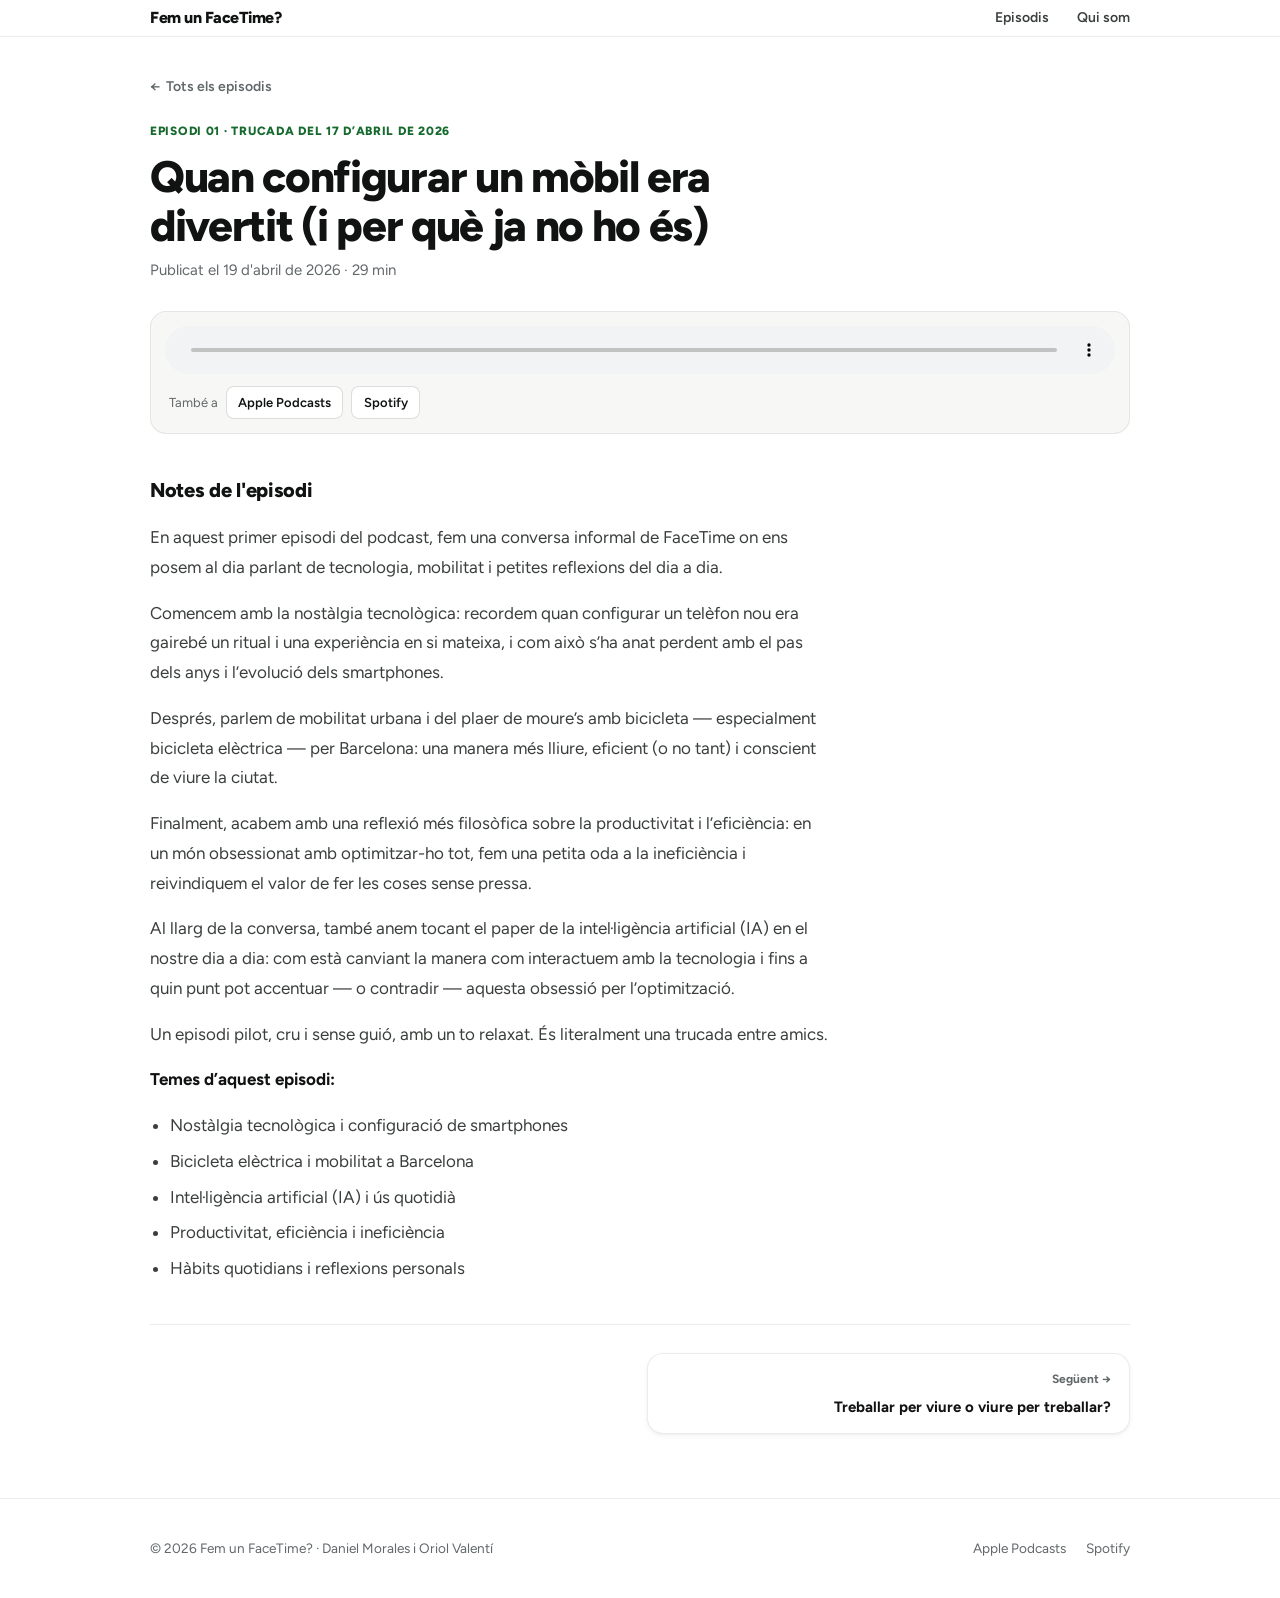
<file: episodis/quan-configurar-un-mobil-era-divertit-i-per-que-ja-no-ho-es/index.html>
<!DOCTYPE html>
<html lang="ca">
<head>
  <meta charset="UTF-8">
  <meta name="viewport" content="width=device-width, initial-scale=1.0">
  <title>Quan configurar un mòbil era divertit (i per què ja no ho és) · Episodi 01 · Fem un FaceTime?</title>
  <meta name="description" content="En aquest primer episodi del podcast, fem una conversa informal de FaceTime on ens posem al dia parlant de tecnologia, mobilitat i petites reflexions del dia a dia.">
  <link rel="canonical" href="https://femunfacetime.com/episodis/quan-configurar-un-mobil-era-divertit-i-per-que-ja-no-ho-es/">
  <meta name="author" content="Daniel Morales i Oriol Valentí">
  <meta name="robots" content="index, follow">
  <meta name="color-scheme" content="light dark">
  <meta name="theme-color" content="#FFFFFF" media="(prefers-color-scheme: light)">
  <meta name="theme-color" content="#121413" media="(prefers-color-scheme: dark)">
  <meta property="og:type" content="article">
  <meta property="og:locale" content="ca_ES">
  <meta property="og:site_name" content="Fem un FaceTime?">
  <meta property="og:title" content="Quan configurar un mòbil era divertit (i per què ja no ho és)">
  <meta property="og:description" content="En aquest primer episodi del podcast, fem una conversa informal de FaceTime on ens posem al dia parlant de tecnologia, mobilitat i petites reflexions del dia a dia.">
  <meta property="og:url" content="https://femunfacetime.com/episodis/quan-configurar-un-mobil-era-divertit-i-per-que-ja-no-ho-es/">
  <meta property="og:image" content="https://femunfacetime.com/og-image.jpg?v=2">
  <meta property="og:image:width" content="2400">
  <meta property="og:image:height" content="1260">
  <meta property="article:published_time" content="2026-04-19T18:23:17.000Z">
  <meta name="twitter:card" content="summary_large_image">
  <meta name="twitter:image" content="https://femunfacetime.com/og-image.jpg?v=2">
  <link rel="preconnect" href="https://fonts.googleapis.com">
  <link rel="preconnect" href="https://fonts.gstatic.com" crossorigin>
  <link rel="stylesheet" href="https://fonts.googleapis.com/css2?family=Figtree:wght@400;500;600;700;800&display=swap" media="print" onload="this.media='all'">
  <noscript><link rel="stylesheet" href="https://fonts.googleapis.com/css2?family=Figtree:wght@400;500;600;700;800&display=swap"></noscript>
  <link rel="icon" href="/favicon.ico" sizes="48x48">
  <link rel="icon" type="image/png" sizes="192x192" href="/favicon-192.png">
  <link rel="icon" type="image/png" sizes="96x96" href="/favicon-96.png">
  <link rel="apple-touch-icon" href="/apple-touch-icon.png">
  <link rel="stylesheet" href="/style.css">
  <script type="application/ld+json">
{
  "@context": "https://schema.org",
  "@type": "PodcastEpisode",
  "episodeNumber": 1,
  "name": "Quan configurar un mòbil era divertit (i per què ja no ho és)",
  "url": "https://femunfacetime.com/episodis/quan-configurar-un-mobil-era-divertit-i-per-que-ja-no-ho-es/",
  "description": "En aquest primer episodi del podcast, fem una conversa informal de FaceTime on ens posem al dia parlant de tecnologia, mobilitat i petites reflexions del dia a dia.",
  "datePublished": "2026-04-19",
  "timeRequired": "PT29M",
  "associatedMedia": {
    "@type": "MediaObject",
    "contentUrl": "https://anchor.fm/s/110490654/podcast/play/118696484/https%3A%2F%2Fd3ctxlq1ktw2nl.cloudfront.net%2Fstaging%2F2026-4-2%2F423319674-44100-2-6bd9fe738a619.mp3"
  },
  "partOfSeries": {
    "@type": "PodcastSeries",
    "name": "Fem un FaceTime?",
    "url": "https://femunfacetime.com/"
  },
  "author": [
    {
      "@type": "Person",
      "name": "Daniel Morales",
      "sameAs": "https://www.linkedin.com/in/danimoralesfernandez/"
    },
    {
      "@type": "Person",
      "name": "Oriol Valentí",
      "sameAs": "https://www.linkedin.com/in/oriolvalentisola/"
    }
  ]
}
  </script>
</head>
<body>

<a class="skip-link" href="/#main-content">Salta al contingut</a>

<header class="nav" role="banner">
  <div class="container">
    <div class="nav__inner">
      <a href="/" class="nav__logo" aria-label="Fem un FaceTime?, inici"><span class="nav__logo-name">Fem un FaceTime?</span></a>
      <nav aria-label="Principal">
        <ul class="nav__links">
          <li><a href="/#episodis">Episodis</a></li>
          <li><a href="/#qui-som">Qui som</a></li>
        </ul>
      </nav>
      <button class="nav__hamburger" aria-label="Obre el menú de navegació" aria-expanded="false" aria-controls="mobile-nav"><span></span><span></span><span></span></button>
    </div>
  </div>
</header>

<nav class="nav__mobile" id="mobile-nav" aria-label="Navegació mòbil">
  <a href="/#episodis">Episodis</a>
  <a href="/#qui-som">Qui som</a>
  <a href="#escolta">Escolta aquest episodi</a>
</nav>


<main id="main-content">
  <article class="episode">
    <div class="container">
      <a class="episode__back" href="/#episodis"><span aria-hidden="true">←</span> Tots els episodis</a>
      <p class="episode__eyebrow">Episodi 01 · Trucada del 17 d’abril de 2026</p>
      <h1 class="episode__title">Quan configurar un mòbil era divertit (i per què ja no ho és)</h1>
      <p class="episode__meta">Publicat el 19 d&#39;abril de 2026 · 29 min</p>

      <div class="episode__player" id="escolta">
        <div class="audio">
            <audio controls preload="none" src="https://anchor.fm/s/110490654/podcast/play/118696484/https%3A%2F%2Fd3ctxlq1ktw2nl.cloudfront.net%2Fstaging%2F2026-4-2%2F423319674-44100-2-6bd9fe738a619.mp3">
              <a href="https://anchor.fm/s/110490654/podcast/play/118696484/https%3A%2F%2Fd3ctxlq1ktw2nl.cloudfront.net%2Fstaging%2F2026-4-2%2F423319674-44100-2-6bd9fe738a619.mp3">Descarrega l'episodi</a>
            </audio>
          </div>
        <p class="episode__also">També a
          <a href="https://podcasts.apple.com/es/podcast/fem-un-facetime/id1883933507" target="_blank" rel="noopener noreferrer">Apple Podcasts</a>
          <a href="https://open.spotify.com/show/7HkJgoiA84MTIlPxl6CT0q" target="_blank" rel="noopener noreferrer">Spotify</a>
        </p>
      </div>

      <section class="episode__notes" aria-labelledby="notes-heading">
        <h2 class="episode__notes-title" id="notes-heading">Notes de l'episodi</h2>
        <div class="prose">
<p>En aquest primer episodi del podcast, fem una conversa informal de FaceTime on ens posem al dia parlant de tecnologia, mobilitat i petites reflexions del dia a dia.</p><p>Comencem amb la nostàlgia tecnològica: recordem quan configurar un telèfon nou era gairebé un ritual i una experiència en si mateixa, i com això s’ha anat perdent amb el pas dels anys i l’evolució dels smartphones.</p><p>Després, parlem de mobilitat urbana i del plaer de moure’s amb bicicleta — especialment bicicleta elèctrica — per Barcelona: una manera més lliure, eficient (o no tant) i conscient de viure la ciutat.</p><p>Finalment, acabem amb una reflexió més filosòfica sobre la productivitat i l’eficiència: en un món obsessionat amb optimitzar-ho tot, fem una petita oda a la ineficiència i reivindiquem el valor de fer les coses sense pressa.</p><p>Al llarg de la conversa, també anem tocant el paper de la intel·ligència artificial (IA) en el nostre dia a dia: com està canviant la manera com interactuem amb la tecnologia i fins a quin punt pot accentuar — o contradir — aquesta obsessió per l’optimització.</p><p>Un episodi pilot, cru i sense guió, amb un to relaxat. És literalment una trucada entre amics.</p><p><strong>Temes d’aquest episodi:</strong></p><ul><li>Nostàlgia tecnològica i configuració de smartphones</li><li>Bicicleta elèctrica i mobilitat a Barcelona</li><li>Intel·ligència artificial (IA) i ús quotidià</li><li>Productivitat, eficiència i ineficiència</li><li>Hàbits quotidians i reflexions personals</li></ul>
        </div>
      </section>

      <nav class="ep-nav" aria-label="Altres episodis">
        <span></span>
        <a class="ep-nav__item ep-nav__item--next" href="/episodis/treballar-per-viure-o-viure-per-treballar/"><span class="ep-nav__dir">Següent →</span><span class="ep-nav__title">Treballar per viure o viure per treballar?</span></a>
      </nav>
    </div>
  </article>
</main>

<footer class="footer" role="contentinfo">
  <div class="container">
    <div class="footer__inner">
      <p class="footer__copy">© 2026 Fem un FaceTime? · Daniel Morales i Oriol Valentí</p>
      <ul class="footer__links">
        <li><a href="https://podcasts.apple.com/es/podcast/fem-un-facetime/id1883933507" target="_blank" rel="noopener noreferrer">Apple Podcasts</a></li>
        <li><a href="https://open.spotify.com/show/7HkJgoiA84MTIlPxl6CT0q" target="_blank" rel="noopener noreferrer">Spotify</a></li>
      </ul>
    </div>
  </div>
</footer>

<script src="/script.js" defer></script>
</body>
</html>
</file>
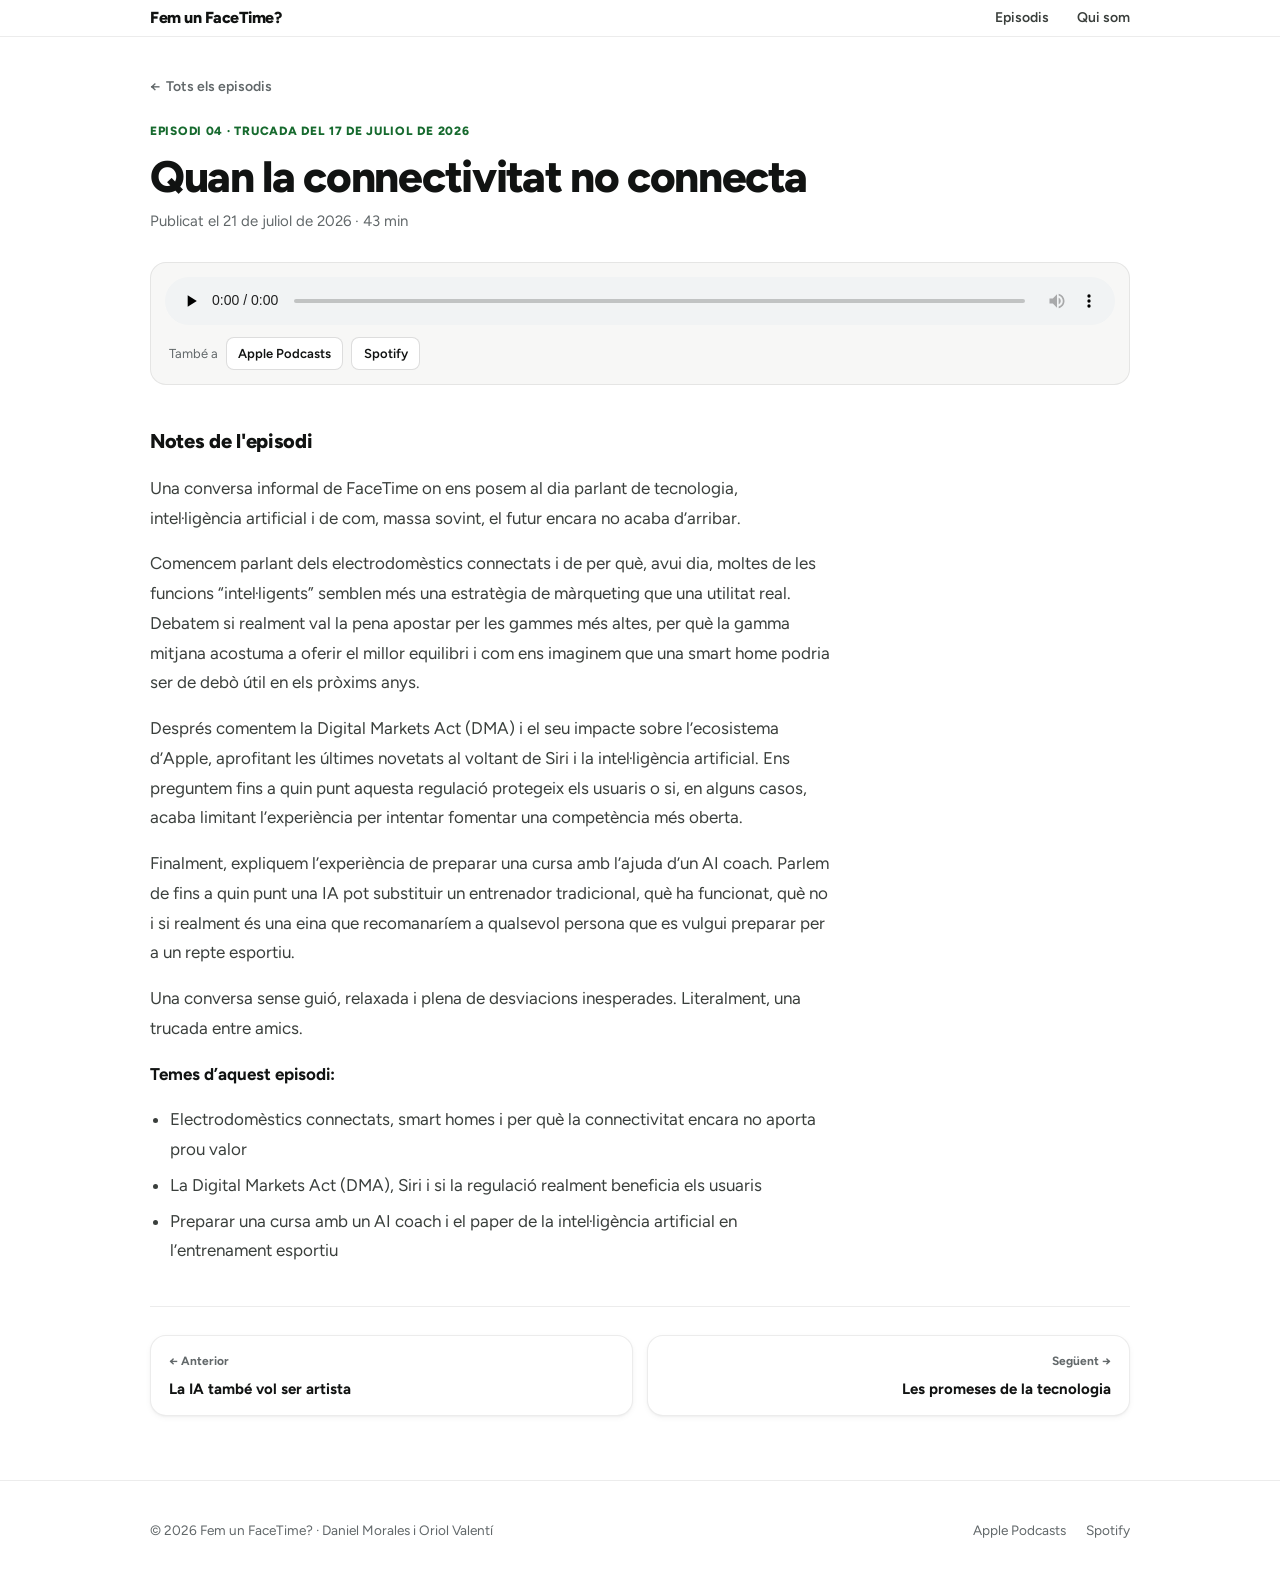
<file: episodis/quan-la-connectivitat-no-connecta/index.html>
<!DOCTYPE html>
<html lang="ca">
<head>
  <meta charset="UTF-8">
  <meta name="viewport" content="width=device-width, initial-scale=1.0">
  <title>Quan la connectivitat no connecta · Episodi 04 · Fem un FaceTime?</title>
  <meta name="description" content="Una conversa informal de FaceTime on ens posem al dia parlant de tecnologia, intel·ligència artificial i de com, massa sovint, el futur encara no acaba d’arribar.">
  <link rel="canonical" href="https://femunfacetime.com/episodis/quan-la-connectivitat-no-connecta/">
  <meta name="author" content="Daniel Morales i Oriol Valentí">
  <meta name="robots" content="index, follow">
  <meta name="color-scheme" content="light dark">
  <meta name="theme-color" content="#FFFFFF" media="(prefers-color-scheme: light)">
  <meta name="theme-color" content="#121413" media="(prefers-color-scheme: dark)">
  <meta property="og:type" content="article">
  <meta property="og:locale" content="ca_ES">
  <meta property="og:site_name" content="Fem un FaceTime?">
  <meta property="og:title" content="Quan la connectivitat no connecta">
  <meta property="og:description" content="Una conversa informal de FaceTime on ens posem al dia parlant de tecnologia, intel·ligència artificial i de com, massa sovint, el futur encara no acaba d’arribar.">
  <meta property="og:url" content="https://femunfacetime.com/episodis/quan-la-connectivitat-no-connecta/">
  <meta property="og:image" content="https://femunfacetime.com/og-image.jpg?v=2">
  <meta property="og:image:width" content="2400">
  <meta property="og:image:height" content="1260">
  <meta property="article:published_time" content="2026-07-21T18:55:42.000Z">
  <meta name="twitter:card" content="summary_large_image">
  <meta name="twitter:image" content="https://femunfacetime.com/og-image.jpg?v=2">
  <link rel="preconnect" href="https://fonts.googleapis.com">
  <link rel="preconnect" href="https://fonts.gstatic.com" crossorigin>
  <link rel="stylesheet" href="https://fonts.googleapis.com/css2?family=Figtree:wght@400;500;600;700;800&display=swap" media="print" onload="this.media='all'">
  <noscript><link rel="stylesheet" href="https://fonts.googleapis.com/css2?family=Figtree:wght@400;500;600;700;800&display=swap"></noscript>
  <link rel="icon" href="/favicon.ico" sizes="48x48">
  <link rel="icon" type="image/png" sizes="192x192" href="/favicon-192.png">
  <link rel="icon" type="image/png" sizes="96x96" href="/favicon-96.png">
  <link rel="apple-touch-icon" href="/apple-touch-icon.png">
  <link rel="stylesheet" href="/style.css">
  <script type="application/ld+json">
{
  "@context": "https://schema.org",
  "@type": "PodcastEpisode",
  "episodeNumber": 4,
  "name": "Quan la connectivitat no connecta",
  "url": "https://femunfacetime.com/episodis/quan-la-connectivitat-no-connecta/",
  "description": "Una conversa informal de FaceTime on ens posem al dia parlant de tecnologia, intel·ligència artificial i de com, massa sovint, el futur encara no acaba d’arribar.",
  "datePublished": "2026-07-21",
  "timeRequired": "PT43M",
  "associatedMedia": {
    "@type": "MediaObject",
    "contentUrl": "https://anchor.fm/s/110490654/podcast/play/123136883/https%3A%2F%2Fd3ctxlq1ktw2nl.cloudfront.net%2Fstaging%2F2026-6-21%2F428367111-44100-2-b516a6e823d.mp3"
  },
  "partOfSeries": {
    "@type": "PodcastSeries",
    "name": "Fem un FaceTime?",
    "url": "https://femunfacetime.com/"
  },
  "author": [
    {
      "@type": "Person",
      "name": "Daniel Morales",
      "sameAs": "https://www.linkedin.com/in/danimoralesfernandez/"
    },
    {
      "@type": "Person",
      "name": "Oriol Valentí",
      "sameAs": "https://www.linkedin.com/in/oriolvalentisola/"
    }
  ]
}
  </script>
</head>
<body>

<a class="skip-link" href="/#main-content">Salta al contingut</a>

<header class="nav" role="banner">
  <div class="container">
    <div class="nav__inner">
      <a href="/" class="nav__logo" aria-label="Fem un FaceTime?, inici"><span class="nav__logo-name">Fem un FaceTime?</span></a>
      <nav aria-label="Principal">
        <ul class="nav__links">
          <li><a href="/#episodis">Episodis</a></li>
          <li><a href="/#qui-som">Qui som</a></li>
        </ul>
      </nav>
      <button class="nav__hamburger" aria-label="Obre el menú de navegació" aria-expanded="false" aria-controls="mobile-nav"><span></span><span></span><span></span></button>
    </div>
  </div>
</header>

<nav class="nav__mobile" id="mobile-nav" aria-label="Navegació mòbil">
  <a href="/#episodis">Episodis</a>
  <a href="/#qui-som">Qui som</a>
  <a href="#escolta">Escolta aquest episodi</a>
</nav>


<main id="main-content">
  <article class="episode">
    <div class="container">
      <a class="episode__back" href="/#episodis"><span aria-hidden="true">←</span> Tots els episodis</a>
      <p class="episode__eyebrow">Episodi 04 · Trucada del 17 de juliol de 2026</p>
      <h1 class="episode__title">Quan la connectivitat no connecta</h1>
      <p class="episode__meta">Publicat el 21 de juliol de 2026 · 43 min</p>

      <div class="episode__player" id="escolta">
        <div class="audio">
            <audio controls preload="none" src="https://anchor.fm/s/110490654/podcast/play/123136883/https%3A%2F%2Fd3ctxlq1ktw2nl.cloudfront.net%2Fstaging%2F2026-6-21%2F428367111-44100-2-b516a6e823d.mp3">
              <a href="https://anchor.fm/s/110490654/podcast/play/123136883/https%3A%2F%2Fd3ctxlq1ktw2nl.cloudfront.net%2Fstaging%2F2026-6-21%2F428367111-44100-2-b516a6e823d.mp3">Descarrega l'episodi</a>
            </audio>
          </div>
        <p class="episode__also">També a
          <a href="https://podcasts.apple.com/es/podcast/fem-un-facetime/id1883933507" target="_blank" rel="noopener noreferrer">Apple Podcasts</a>
          <a href="https://open.spotify.com/show/7HkJgoiA84MTIlPxl6CT0q" target="_blank" rel="noopener noreferrer">Spotify</a>
        </p>
      </div>

      <section class="episode__notes" aria-labelledby="notes-heading">
        <h2 class="episode__notes-title" id="notes-heading">Notes de l'episodi</h2>
        <div class="prose">
<p>Una conversa informal de FaceTime on ens posem al dia parlant de tecnologia, intel·ligència artificial i de com, massa sovint, el futur encara no acaba d’arribar.</p><p>Comencem parlant dels electrodomèstics connectats i de per què, avui dia, moltes de les funcions “intel·ligents” semblen més una estratègia de màrqueting que una utilitat real. Debatem si realment val la pena apostar per les gammes més altes, per què la gamma mitjana acostuma a oferir el millor equilibri i com ens imaginem que una smart home podria ser de debò útil en els pròxims anys.</p><p>Després comentem la Digital Markets Act (DMA) i el seu impacte sobre l’ecosistema d’Apple, aprofitant les últimes novetats al voltant de Siri i la intel·ligència artificial. Ens preguntem fins a quin punt aquesta regulació protegeix els usuaris o si, en alguns casos, acaba limitant l’experiència per intentar fomentar una competència més oberta.</p><p>Finalment, expliquem l’experiència de preparar una cursa amb l’ajuda d’un AI coach. Parlem de fins a quin punt una IA pot substituir un entrenador tradicional, què ha funcionat, què no i si realment és una eina que recomanaríem a qualsevol persona que es vulgui preparar per a un repte esportiu.</p><p>Una conversa sense guió, relaxada i plena de desviacions inesperades. Literalment, una trucada entre amics.</p><p><strong>Temes d’aquest episodi:</strong></p><ul><li>Electrodomèstics connectats, smart homes i per què la connectivitat encara no aporta prou valor</li><li>La Digital Markets Act (DMA), Siri i si la regulació realment beneficia els usuaris</li><li>Preparar una cursa amb un AI coach i el paper de la intel·ligència artificial en l’entrenament esportiu</li></ul>
        </div>
      </section>

      <nav class="ep-nav" aria-label="Altres episodis">
        <a class="ep-nav__item ep-nav__item--prev" href="/episodis/la-ia-tambe-vol-ser-artista/"><span class="ep-nav__dir">← Anterior</span><span class="ep-nav__title">La IA també vol ser artista</span></a>
        <a class="ep-nav__item ep-nav__item--next" href="/episodis/les-promeses-de-la-tecnologia/"><span class="ep-nav__dir">Següent →</span><span class="ep-nav__title">Les promeses de la tecnologia</span></a>
      </nav>
    </div>
  </article>
</main>

<footer class="footer" role="contentinfo">
  <div class="container">
    <div class="footer__inner">
      <p class="footer__copy">© 2026 Fem un FaceTime? · Daniel Morales i Oriol Valentí</p>
      <ul class="footer__links">
        <li><a href="https://podcasts.apple.com/es/podcast/fem-un-facetime/id1883933507" target="_blank" rel="noopener noreferrer">Apple Podcasts</a></li>
        <li><a href="https://open.spotify.com/show/7HkJgoiA84MTIlPxl6CT0q" target="_blank" rel="noopener noreferrer">Spotify</a></li>
      </ul>
    </div>
  </div>
</footer>

<script src="/script.js" defer></script>
</body>
</html>
</file>
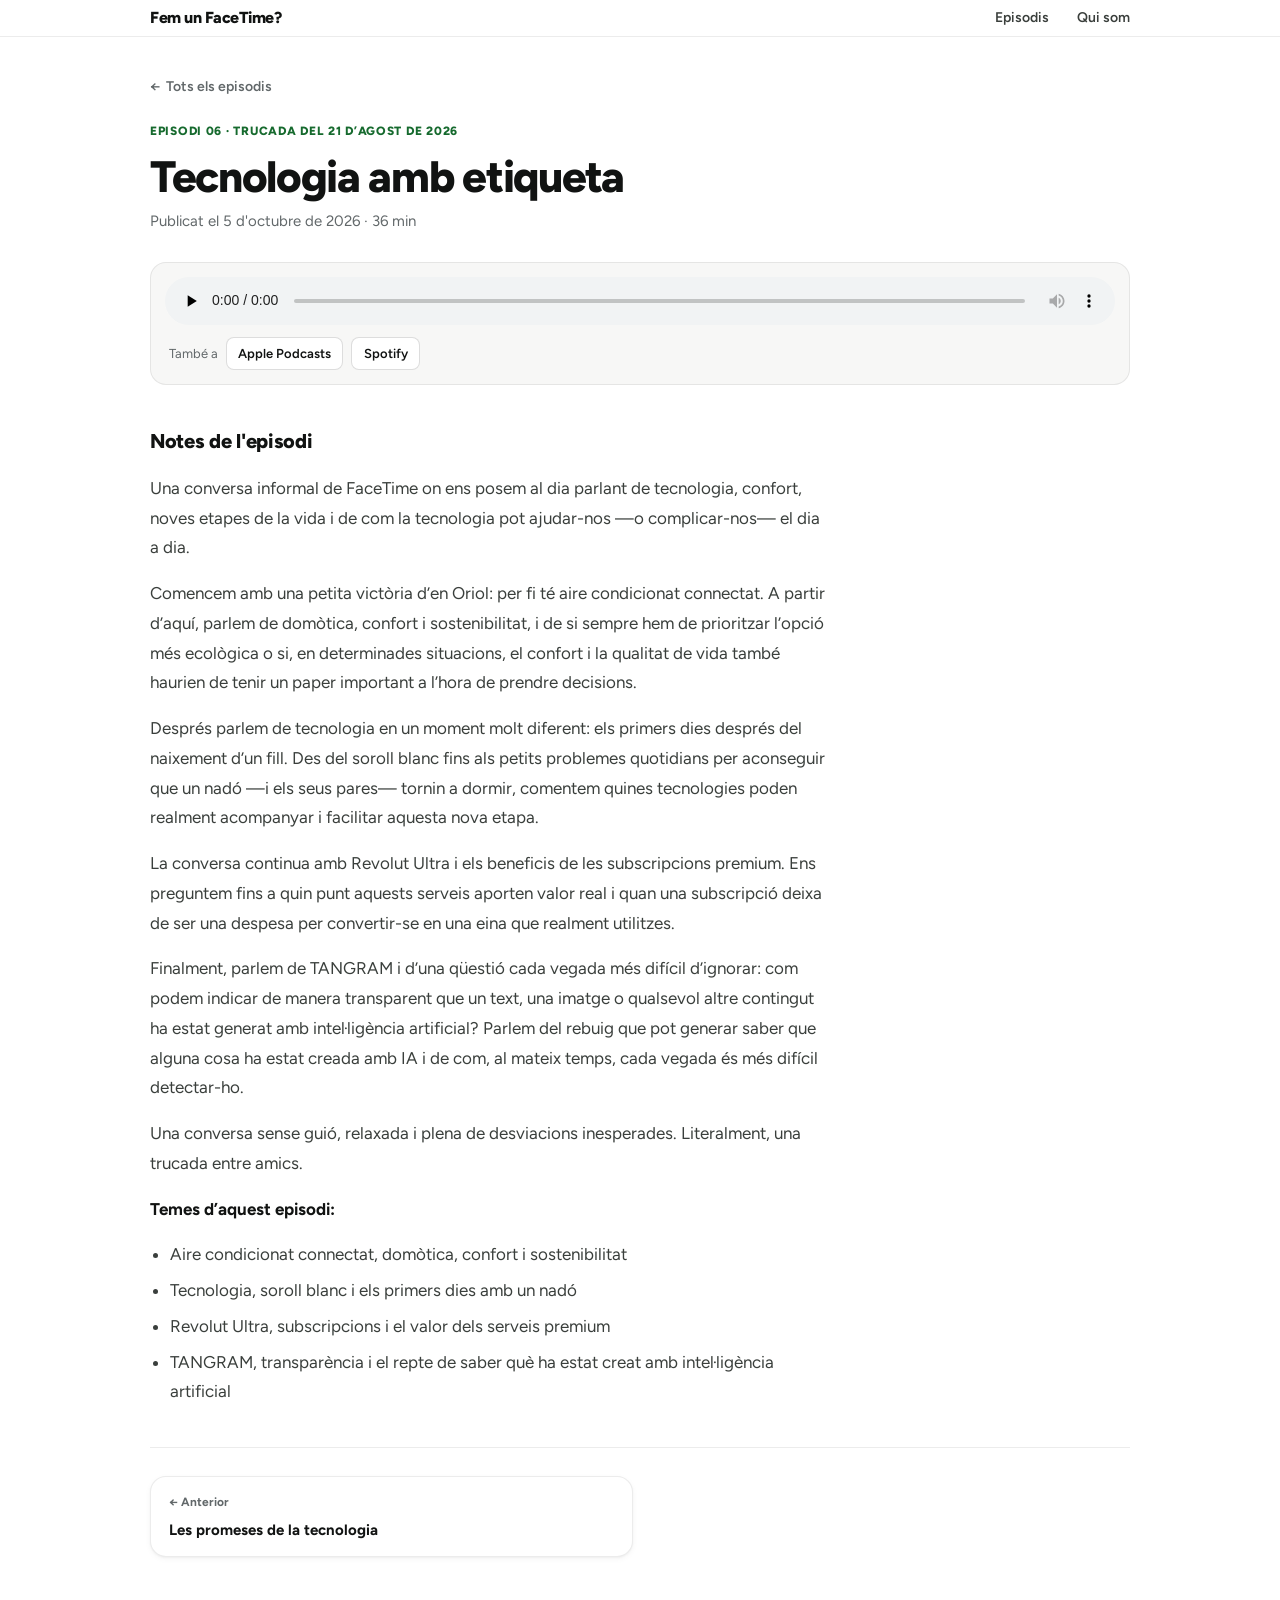
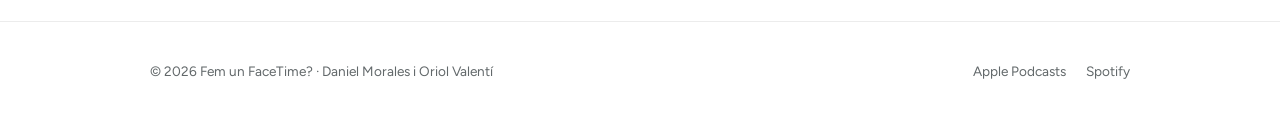
<file: episodis/tecnologia-amb-etiqueta/index.html>
<!DOCTYPE html>
<html lang="ca">
<head>
  <meta charset="UTF-8">
  <meta name="viewport" content="width=device-width, initial-scale=1.0">
  <title>Tecnologia amb etiqueta · Episodi 06 · Fem un FaceTime?</title>
  <meta name="description" content="Una conversa informal de FaceTime on ens posem al dia parlant de tecnologia, confort, noves etapes de la vida i de com la tecnologia pot ajudar-nos —o complicar-nos— el dia a dia.">
  <link rel="canonical" href="https://femunfacetime.com/episodis/tecnologia-amb-etiqueta/">
  <meta name="author" content="Daniel Morales i Oriol Valentí">
  <meta name="robots" content="index, follow">
  <meta name="color-scheme" content="light dark">
  <meta name="theme-color" content="#FFFFFF" media="(prefers-color-scheme: light)">
  <meta name="theme-color" content="#121413" media="(prefers-color-scheme: dark)">
  <meta property="og:type" content="article">
  <meta property="og:locale" content="ca_ES">
  <meta property="og:site_name" content="Fem un FaceTime?">
  <meta property="og:title" content="Tecnologia amb etiqueta">
  <meta property="og:description" content="Una conversa informal de FaceTime on ens posem al dia parlant de tecnologia, confort, noves etapes de la vida i de com la tecnologia pot ajudar-nos —o complicar-nos— el dia a dia.">
  <meta property="og:url" content="https://femunfacetime.com/episodis/tecnologia-amb-etiqueta/">
  <meta property="og:image" content="https://femunfacetime.com/og-image.jpg?v=2">
  <meta property="og:image:width" content="2400">
  <meta property="og:image:height" content="1260">
  <meta property="article:published_time" content="2026-10-05T07:30:28.000Z">
  <meta name="twitter:card" content="summary_large_image">
  <meta name="twitter:image" content="https://femunfacetime.com/og-image.jpg?v=2">
  <link rel="preconnect" href="https://fonts.googleapis.com">
  <link rel="preconnect" href="https://fonts.gstatic.com" crossorigin>
  <link rel="stylesheet" href="https://fonts.googleapis.com/css2?family=Figtree:wght@400;500;600;700;800&display=swap" media="print" onload="this.media='all'">
  <noscript><link rel="stylesheet" href="https://fonts.googleapis.com/css2?family=Figtree:wght@400;500;600;700;800&display=swap"></noscript>
  <link rel="icon" href="/favicon.ico" sizes="48x48">
  <link rel="icon" type="image/png" sizes="192x192" href="/favicon-192.png">
  <link rel="icon" type="image/png" sizes="96x96" href="/favicon-96.png">
  <link rel="apple-touch-icon" href="/apple-touch-icon.png">
  <link rel="stylesheet" href="/style.css">
  <script type="application/ld+json">
{
  "@context": "https://schema.org",
  "@type": "PodcastEpisode",
  "episodeNumber": 6,
  "name": "Tecnologia amb etiqueta",
  "url": "https://femunfacetime.com/episodis/tecnologia-amb-etiqueta/",
  "description": "Una conversa informal de FaceTime on ens posem al dia parlant de tecnologia, confort, noves etapes de la vida i de com la tecnologia pot ajudar-nos —o complicar-nos— el dia a dia.",
  "datePublished": "2026-10-05",
  "timeRequired": "PT36M",
  "associatedMedia": {
    "@type": "MediaObject",
    "contentUrl": "https://anchor.fm/s/110490654/podcast/play/126855854/https%3A%2F%2Fd3ctxlq1ktw2nl.cloudfront.net%2Fstaging%2F2026-9-5%2F433372251-44100-2-00554930f24cd.mp3"
  },
  "partOfSeries": {
    "@type": "PodcastSeries",
    "name": "Fem un FaceTime?",
    "url": "https://femunfacetime.com/"
  },
  "author": [
    {
      "@type": "Person",
      "name": "Daniel Morales",
      "sameAs": "https://www.linkedin.com/in/danimoralesfernandez/"
    },
    {
      "@type": "Person",
      "name": "Oriol Valentí",
      "sameAs": "https://www.linkedin.com/in/oriolvalentisola/"
    }
  ]
}
  </script>
</head>
<body>

<a class="skip-link" href="/#main-content">Salta al contingut</a>

<header class="nav" role="banner">
  <div class="container">
    <div class="nav__inner">
      <a href="/" class="nav__logo" aria-label="Fem un FaceTime?, inici"><span class="nav__logo-name">Fem un FaceTime?</span></a>
      <nav aria-label="Principal">
        <ul class="nav__links">
          <li><a href="/#episodis">Episodis</a></li>
          <li><a href="/#qui-som">Qui som</a></li>
        </ul>
      </nav>
      <button class="nav__hamburger" aria-label="Obre el menú de navegació" aria-expanded="false" aria-controls="mobile-nav"><span></span><span></span><span></span></button>
    </div>
  </div>
</header>

<nav class="nav__mobile" id="mobile-nav" aria-label="Navegació mòbil">
  <a href="/#episodis">Episodis</a>
  <a href="/#qui-som">Qui som</a>
  <a href="#escolta">Escolta aquest episodi</a>
</nav>


<main id="main-content">
  <article class="episode">
    <div class="container">
      <a class="episode__back" href="/#episodis"><span aria-hidden="true">←</span> Tots els episodis</a>
      <p class="episode__eyebrow">Episodi 06 · Trucada del 21 d’agost de 2026</p>
      <h1 class="episode__title">Tecnologia amb etiqueta</h1>
      <p class="episode__meta">Publicat el 5 d&#39;octubre de 2026 · 36 min</p>

      <div class="episode__player" id="escolta">
        <div class="audio">
            <audio controls preload="none" src="https://anchor.fm/s/110490654/podcast/play/126855854/https%3A%2F%2Fd3ctxlq1ktw2nl.cloudfront.net%2Fstaging%2F2026-9-5%2F433372251-44100-2-00554930f24cd.mp3">
              <a href="https://anchor.fm/s/110490654/podcast/play/126855854/https%3A%2F%2Fd3ctxlq1ktw2nl.cloudfront.net%2Fstaging%2F2026-9-5%2F433372251-44100-2-00554930f24cd.mp3">Descarrega l'episodi</a>
            </audio>
          </div>
        <p class="episode__also">També a
          <a href="https://podcasts.apple.com/es/podcast/fem-un-facetime/id1883933507" target="_blank" rel="noopener noreferrer">Apple Podcasts</a>
          <a href="https://open.spotify.com/show/7HkJgoiA84MTIlPxl6CT0q" target="_blank" rel="noopener noreferrer">Spotify</a>
        </p>
      </div>

      <section class="episode__notes" aria-labelledby="notes-heading">
        <h2 class="episode__notes-title" id="notes-heading">Notes de l'episodi</h2>
        <div class="prose">
<p>Una conversa informal de FaceTime on ens posem al dia parlant de tecnologia, confort, noves etapes de la vida i de com la tecnologia pot ajudar-nos —o complicar-nos— el dia a dia.</p><p>Comencem amb una petita victòria d’en Oriol: per fi té aire condicionat connectat. A partir d’aquí, parlem de domòtica, confort i sostenibilitat, i de si sempre hem de prioritzar l’opció més ecològica o si, en determinades situacions, el confort i la qualitat de vida també haurien de tenir un paper important a l’hora de prendre decisions.</p><p>Després parlem de tecnologia en un moment molt diferent: els primers dies després del naixement d’un fill. Des del soroll blanc fins als petits problemes quotidians per aconseguir que un nadó —i els seus pares— tornin a dormir, comentem quines tecnologies poden realment acompanyar i facilitar aquesta nova etapa.</p><p>La conversa continua amb Revolut Ultra i els beneficis de les subscripcions premium. Ens preguntem fins a quin punt aquests serveis aporten valor real i quan una subscripció deixa de ser una despesa per convertir-se en una eina que realment utilitzes.</p><p>Finalment, parlem de TANGRAM i d’una qüestió cada vegada més difícil d’ignorar: com podem indicar de manera transparent que un text, una imatge o qualsevol altre contingut ha estat generat amb intel·ligència artificial? Parlem del rebuig que pot generar saber que alguna cosa ha estat creada amb IA i de com, al mateix temps, cada vegada és més difícil detectar-ho.</p><p>Una conversa sense guió, relaxada i plena de desviacions inesperades. Literalment, una trucada entre amics.</p><p><strong>Temes d’aquest episodi:</strong></p><ul><li>Aire condicionat connectat, domòtica, confort i sostenibilitat</li><li>Tecnologia, soroll blanc i els primers dies amb un nadó</li><li>Revolut Ultra, subscripcions i el valor dels serveis premium</li><li>TANGRAM, transparència i el repte de saber què ha estat creat amb intel·ligència artificial</li></ul>
        </div>
      </section>

      <nav class="ep-nav" aria-label="Altres episodis">
        <a class="ep-nav__item ep-nav__item--prev" href="/episodis/les-promeses-de-la-tecnologia/"><span class="ep-nav__dir">← Anterior</span><span class="ep-nav__title">Les promeses de la tecnologia</span></a>
        <span></span>
      </nav>
    </div>
  </article>
</main>

<footer class="footer" role="contentinfo">
  <div class="container">
    <div class="footer__inner">
      <p class="footer__copy">© 2026 Fem un FaceTime? · Daniel Morales i Oriol Valentí</p>
      <ul class="footer__links">
        <li><a href="https://podcasts.apple.com/es/podcast/fem-un-facetime/id1883933507" target="_blank" rel="noopener noreferrer">Apple Podcasts</a></li>
        <li><a href="https://open.spotify.com/show/7HkJgoiA84MTIlPxl6CT0q" target="_blank" rel="noopener noreferrer">Spotify</a></li>
      </ul>
    </div>
  </div>
</footer>

<script src="/script.js" defer></script>
</body>
</html>
</file>
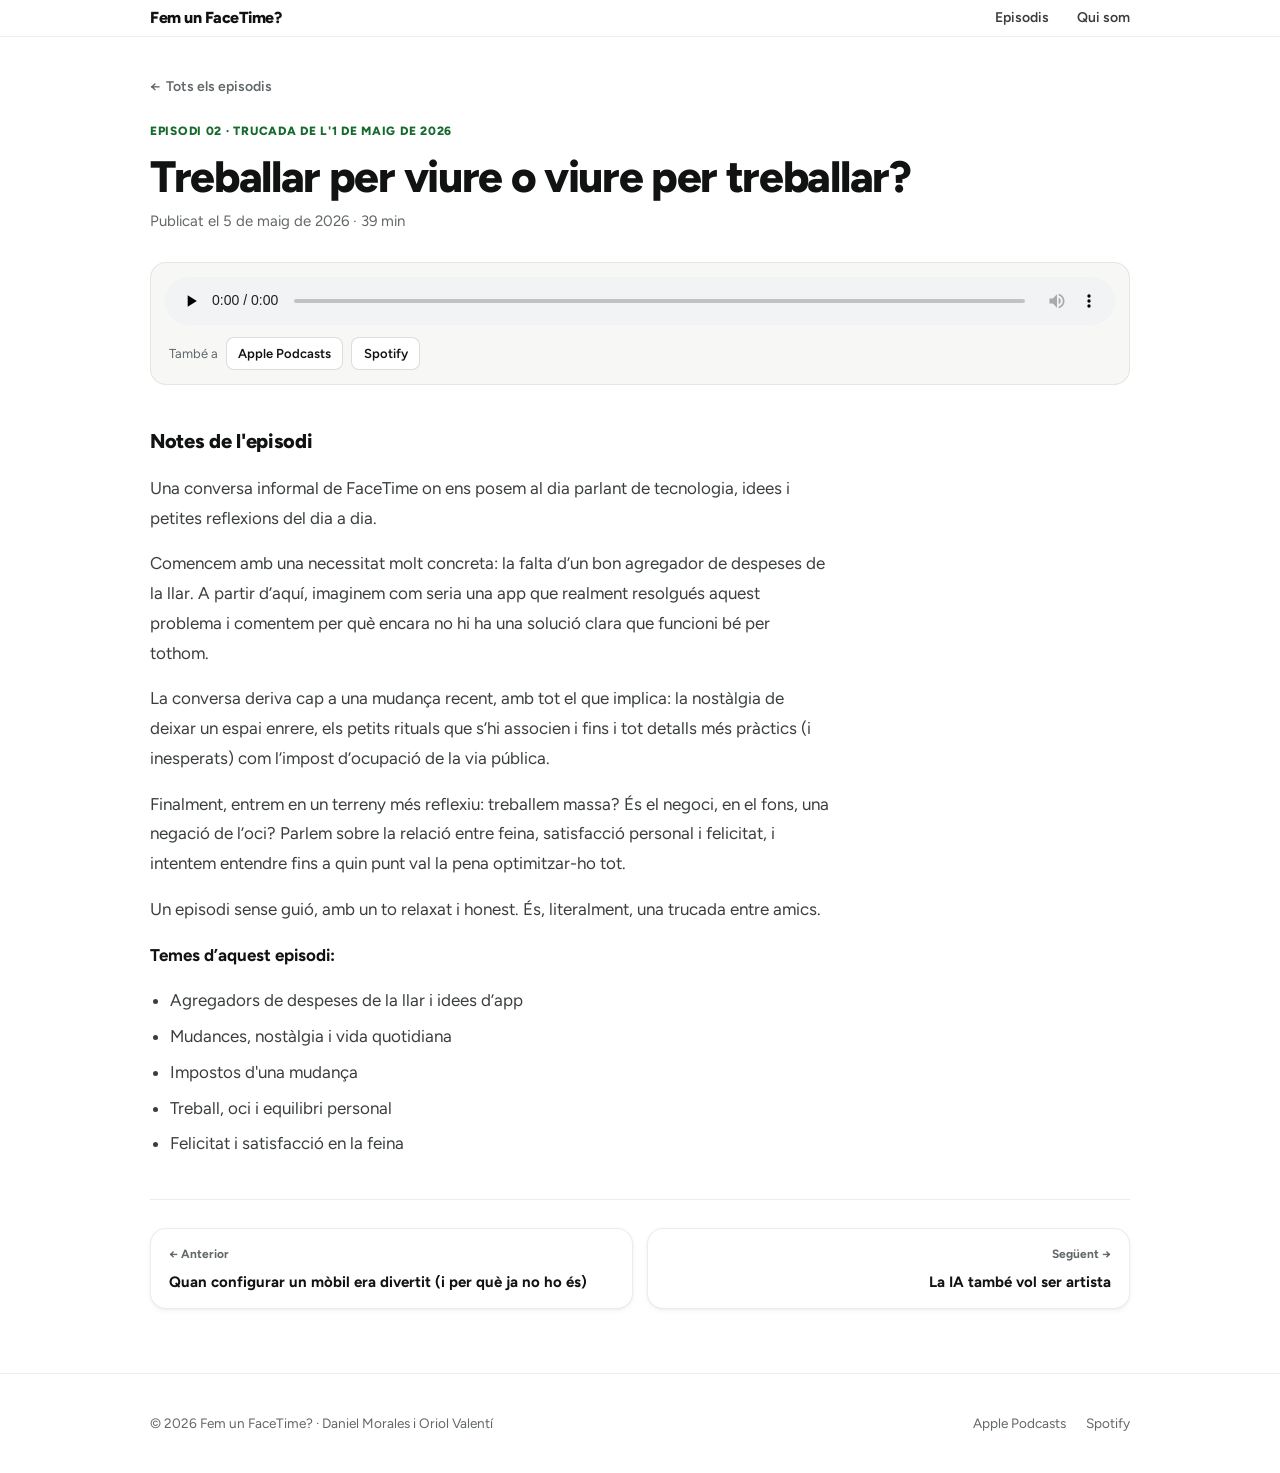
<file: episodis/treballar-per-viure-o-viure-per-treballar/index.html>
<!DOCTYPE html>
<html lang="ca">
<head>
  <meta charset="UTF-8">
  <meta name="viewport" content="width=device-width, initial-scale=1.0">
  <title>Treballar per viure o viure per treballar? · Episodi 02 · Fem un FaceTime?</title>
  <meta name="description" content="Una conversa informal de FaceTime on ens posem al dia parlant de tecnologia, idees i petites reflexions del dia a dia.">
  <link rel="canonical" href="https://femunfacetime.com/episodis/treballar-per-viure-o-viure-per-treballar/">
  <meta name="author" content="Daniel Morales i Oriol Valentí">
  <meta name="robots" content="index, follow">
  <meta name="color-scheme" content="light dark">
  <meta name="theme-color" content="#FFFFFF" media="(prefers-color-scheme: light)">
  <meta name="theme-color" content="#121413" media="(prefers-color-scheme: dark)">
  <meta property="og:type" content="article">
  <meta property="og:locale" content="ca_ES">
  <meta property="og:site_name" content="Fem un FaceTime?">
  <meta property="og:title" content="Treballar per viure o viure per treballar?">
  <meta property="og:description" content="Una conversa informal de FaceTime on ens posem al dia parlant de tecnologia, idees i petites reflexions del dia a dia.">
  <meta property="og:url" content="https://femunfacetime.com/episodis/treballar-per-viure-o-viure-per-treballar/">
  <meta property="og:image" content="https://femunfacetime.com/og-image.jpg?v=2">
  <meta property="og:image:width" content="2400">
  <meta property="og:image:height" content="1260">
  <meta property="article:published_time" content="2026-05-05T15:29:00.000Z">
  <meta name="twitter:card" content="summary_large_image">
  <meta name="twitter:image" content="https://femunfacetime.com/og-image.jpg?v=2">
  <link rel="preconnect" href="https://fonts.googleapis.com">
  <link rel="preconnect" href="https://fonts.gstatic.com" crossorigin>
  <link rel="stylesheet" href="https://fonts.googleapis.com/css2?family=Figtree:wght@400;500;600;700;800&display=swap" media="print" onload="this.media='all'">
  <noscript><link rel="stylesheet" href="https://fonts.googleapis.com/css2?family=Figtree:wght@400;500;600;700;800&display=swap"></noscript>
  <link rel="icon" href="/favicon.ico" sizes="48x48">
  <link rel="icon" type="image/png" sizes="192x192" href="/favicon-192.png">
  <link rel="icon" type="image/png" sizes="96x96" href="/favicon-96.png">
  <link rel="apple-touch-icon" href="/apple-touch-icon.png">
  <link rel="stylesheet" href="/style.css">
  <script type="application/ld+json">
{
  "@context": "https://schema.org",
  "@type": "PodcastEpisode",
  "episodeNumber": 2,
  "name": "Treballar per viure o viure per treballar?",
  "url": "https://femunfacetime.com/episodis/treballar-per-viure-o-viure-per-treballar/",
  "description": "Una conversa informal de FaceTime on ens posem al dia parlant de tecnologia, idees i petites reflexions del dia a dia.",
  "datePublished": "2026-05-05",
  "timeRequired": "PT39M",
  "associatedMedia": {
    "@type": "MediaObject",
    "contentUrl": "https://anchor.fm/s/110490654/podcast/play/119521602/https%3A%2F%2Fd3ctxlq1ktw2nl.cloudfront.net%2Fstaging%2F2026-4-5%2F423517777-44100-2-743a9f9eee608.mp3"
  },
  "partOfSeries": {
    "@type": "PodcastSeries",
    "name": "Fem un FaceTime?",
    "url": "https://femunfacetime.com/"
  },
  "author": [
    {
      "@type": "Person",
      "name": "Daniel Morales",
      "sameAs": "https://www.linkedin.com/in/danimoralesfernandez/"
    },
    {
      "@type": "Person",
      "name": "Oriol Valentí",
      "sameAs": "https://www.linkedin.com/in/oriolvalentisola/"
    }
  ]
}
  </script>
</head>
<body>

<a class="skip-link" href="/#main-content">Salta al contingut</a>

<header class="nav" role="banner">
  <div class="container">
    <div class="nav__inner">
      <a href="/" class="nav__logo" aria-label="Fem un FaceTime?, inici"><span class="nav__logo-name">Fem un FaceTime?</span></a>
      <nav aria-label="Principal">
        <ul class="nav__links">
          <li><a href="/#episodis">Episodis</a></li>
          <li><a href="/#qui-som">Qui som</a></li>
        </ul>
      </nav>
      <button class="nav__hamburger" aria-label="Obre el menú de navegació" aria-expanded="false" aria-controls="mobile-nav"><span></span><span></span><span></span></button>
    </div>
  </div>
</header>

<nav class="nav__mobile" id="mobile-nav" aria-label="Navegació mòbil">
  <a href="/#episodis">Episodis</a>
  <a href="/#qui-som">Qui som</a>
  <a href="#escolta">Escolta aquest episodi</a>
</nav>


<main id="main-content">
  <article class="episode">
    <div class="container">
      <a class="episode__back" href="/#episodis"><span aria-hidden="true">←</span> Tots els episodis</a>
      <p class="episode__eyebrow">Episodi 02 · Trucada de l&#39;1 de maig de 2026</p>
      <h1 class="episode__title">Treballar per viure o viure per treballar?</h1>
      <p class="episode__meta">Publicat el 5 de maig de 2026 · 39 min</p>

      <div class="episode__player" id="escolta">
        <div class="audio">
            <audio controls preload="none" src="https://anchor.fm/s/110490654/podcast/play/119521602/https%3A%2F%2Fd3ctxlq1ktw2nl.cloudfront.net%2Fstaging%2F2026-4-5%2F423517777-44100-2-743a9f9eee608.mp3">
              <a href="https://anchor.fm/s/110490654/podcast/play/119521602/https%3A%2F%2Fd3ctxlq1ktw2nl.cloudfront.net%2Fstaging%2F2026-4-5%2F423517777-44100-2-743a9f9eee608.mp3">Descarrega l'episodi</a>
            </audio>
          </div>
        <p class="episode__also">També a
          <a href="https://podcasts.apple.com/es/podcast/fem-un-facetime/id1883933507" target="_blank" rel="noopener noreferrer">Apple Podcasts</a>
          <a href="https://open.spotify.com/show/7HkJgoiA84MTIlPxl6CT0q" target="_blank" rel="noopener noreferrer">Spotify</a>
        </p>
      </div>

      <section class="episode__notes" aria-labelledby="notes-heading">
        <h2 class="episode__notes-title" id="notes-heading">Notes de l'episodi</h2>
        <div class="prose">
<p>Una conversa informal de FaceTime on ens posem al dia parlant de tecnologia, idees i petites reflexions del dia a dia.</p><p>Comencem amb una necessitat molt concreta: la falta d’un bon agregador de despeses de la llar. A partir d’aquí, imaginem com seria una app que realment resolgués aquest problema i comentem per què encara no hi ha una solució clara que funcioni bé per tothom.</p><p>La conversa deriva cap a una mudança recent, amb tot el que implica: la nostàlgia de deixar un espai enrere, els petits rituals que s’hi associen i fins i tot detalls més pràctics (i inesperats) com l’impost d’ocupació de la via pública.</p><p>Finalment, entrem en un terreny més reflexiu: treballem massa? És el negoci, en el fons, una negació de l’oci? Parlem sobre la relació entre feina, satisfacció personal i felicitat, i intentem entendre fins a quin punt val la pena optimitzar-ho tot.</p><p>Un episodi sense guió, amb un to relaxat i honest. És, literalment, una trucada entre amics.</p><p><strong>Temes d’aquest episodi:</strong></p><ul><li>Agregadors de despeses de la llar i idees d’app</li><li>Mudances, nostàlgia i vida quotidiana</li><li>Impostos d'una mudança</li><li>Treball, oci i equilibri personal</li><li>Felicitat i satisfacció en la feina</li></ul>
        </div>
      </section>

      <nav class="ep-nav" aria-label="Altres episodis">
        <a class="ep-nav__item ep-nav__item--prev" href="/episodis/quan-configurar-un-mobil-era-divertit-i-per-que-ja-no-ho-es/"><span class="ep-nav__dir">← Anterior</span><span class="ep-nav__title">Quan configurar un mòbil era divertit (i per què ja no ho és)</span></a>
        <a class="ep-nav__item ep-nav__item--next" href="/episodis/la-ia-tambe-vol-ser-artista/"><span class="ep-nav__dir">Següent →</span><span class="ep-nav__title">La IA també vol ser artista</span></a>
      </nav>
    </div>
  </article>
</main>

<footer class="footer" role="contentinfo">
  <div class="container">
    <div class="footer__inner">
      <p class="footer__copy">© 2026 Fem un FaceTime? · Daniel Morales i Oriol Valentí</p>
      <ul class="footer__links">
        <li><a href="https://podcasts.apple.com/es/podcast/fem-un-facetime/id1883933507" target="_blank" rel="noopener noreferrer">Apple Podcasts</a></li>
        <li><a href="https://open.spotify.com/show/7HkJgoiA84MTIlPxl6CT0q" target="_blank" rel="noopener noreferrer">Spotify</a></li>
      </ul>
    </div>
  </div>
</footer>

<script src="/script.js" defer></script>
</body>
</html>
</file>
<file: style.css>
/* Fem un FaceTime? — styles. Generated clean-up of the original stylesheet:
   unused rules removed and duplicates merged. Light theme first, dark via prefers-color-scheme. */
:root {
  --green: #30d158;
  --green-btn: #1a7a38;
  --green-text: #166a2e;
  --green-active: #12561f;
  --green-subtle: #e6faf0;
  --green-glow: #30d15838;
  --text: #111312;
  --text-2: #3a3f3c;
  --text-muted: #62686a;
  --surface: #fff;
  --surface-2: #f7f7f6;
  --surface-3: #efefee;
  --border: #11131214;
  --border-2: #11131224;
  --shadow-xs: 0 1px 1px #1113120a;
  --shadow-sm: 0 1px 2px #1113120a, 0 2px 6px #1113120a;
  --shadow: 0 1px 2px #1113120a, 0 6px 16px -4px #11131214;
  --shadow-lg: 0 2px 4px #1113120a, 0 16px 32px -8px #11131224;
  --shadow-green: 0 0 0 transparent;
  --r-sm: 8px;
  --r: 16px;
  --r-lg: 24px;
  --r-xl: 32px;
  --r-pill: 100px;
  --max-w: 820px;
  --gap: clamp(1.25rem, 4vw, 2.5rem);
  --font: "Figtree", system-ui, -apple-system, sans-serif;
  --ease: 0.18s ease;
  --ease-md: 0.3s ease;
}
*,
:before,
:after {
  box-sizing: border-box;
  margin: 0;
  padding: 0;
}
html {
  scroll-behavior: smooth;
  -webkit-text-size-adjust: 100%;
}
body {
  font-family: var(--font);
  color: var(--text);
  background: var(--surface);
  -webkit-font-smoothing: antialiased;
  font-size: 1rem;
  line-height: 1.65;
}
img,
svg {
  max-width: 100%;
  display: block;
}
a {
  color: var(--green-text);
  text-underline-offset: 3px;
  transition: color var(--ease);
  text-decoration: underline;
  text-decoration-thickness: 1px;
}
a:hover {
  color: var(--green-active);
}
ul,
ol {
  padding-left: 1.5rem;
}
.container {
  width: 100%;
  max-width: var(--max-w);
  padding: 0 var(--gap);
  margin: 0 auto;
}
[id] {
  scroll-margin-top: calc(var(--nav-h) + 1rem);
}
.t-hero {
  letter-spacing: -0.03em;
  font-size: clamp(2rem, 5vw, 3rem);
  font-weight: 800;
  line-height: 1.14;
}
.t-h2 {
  letter-spacing: -0.018em;
  font-size: clamp(1.2rem, 2.5vw, 1.5rem);
  font-weight: 700;
  line-height: 1.3;
}
.t-muted {
  color: var(--text-muted);
}
.section-label {
  text-transform: uppercase;
  letter-spacing: 0.12em;
  color: var(--text-muted);
  align-items: center;
  gap: 0.5rem;
  margin-bottom: 1.375rem;
  font-size: 0.6875rem;
  font-weight: 800;
  display: inline-flex;
}
.section-label:before {
  content: "";
  background: var(--green);
  border-radius: 2px;
  flex-shrink: 0;
  width: 18px;
  height: 2px;
  display: inline-block;
}
.nav {
  z-index: 100;
  height: var(--nav-h);
  background: var(--nav-bg, #ffffffe6);
  -webkit-backdrop-filter: blur(20px);
  border-bottom: 1px solid var(--border);
  position: sticky;
  top: 0;
}
.nav__inner {
  min-height: var(--nav-h);
  grid-template-columns: 1fr auto 1fr;
  align-content: center;
  align-items: center;
  gap: 0;
  display: grid;
}
.nav__logo {
  justify-self: start;
}
.nav__inner > nav {
  grid-column: 3;
  justify-self: end;
  margin-right: -0.875rem; /* text del darrer enllaç alineat amb el marge */
}
.nav__hamburger {
  justify-self: end;
}
.nav__logo {
  flex-shrink: 0;
  align-items: center;
  text-decoration: none;
  display: flex;
}
.nav__logo-name {
  letter-spacing: -0.03em;
  color: var(--text);
  white-space: nowrap;
  transition: color var(--ease);
  font-size: 1rem;
  font-weight: 800;
  line-height: 1;
}
.nav__logo:hover .nav__logo-name {
  color: var(--green-text);
}
.nav__links {
  align-items: center;
  gap: 0;
  padding: 0;
  list-style: none;
  display: flex;
}
.nav__links a {
  color: var(--text-2);
  border-radius: var(--r-pill);
  transition:
    background var(--ease),
    color var(--ease);
  padding: 0.4rem 0.875rem;
  font-size: 0.875rem;
  font-weight: 600;
  text-decoration: none;
  display: block;
}
.nav__links a:hover,
.nav__links a[aria-current="page"] {
  background: var(--green-subtle);
  color: var(--green-text);
}
.nav__hamburger {
  cursor: pointer;
  border-radius: var(--r-sm);
  width: 38px;
  height: 38px;
  transition: background var(--ease);
  background: 0 0;
  border: none;
  flex-direction: column;
  justify-content: center;
  gap: 5px;
  padding: 7px;
  display: none;
}
.nav__hamburger:hover {
  background: var(--surface-2);
}
.nav__hamburger span {
  background: var(--text);
  height: 2px;
  transition:
    transform var(--ease-md),
    opacity var(--ease-md);
  border-radius: 2px;
  display: block;
}
.nav__hamburger[aria-expanded="true"] span:first-child {
  transform: translateY(7px) rotate(45deg);
}
.nav__hamburger[aria-expanded="true"] span:nth-child(2) {
  opacity: 0;
  transform: scaleX(0);
}
.nav__hamburger[aria-expanded="true"] span:nth-child(3) {
  transform: translateY(-7px) rotate(-45deg);
}
.nav__mobile {
  top: var(--nav-h);
  background: var(--surface);
  padding: 1.25rem var(--gap);
  z-index: 99;
  flex-direction: column;
  gap: 0.375rem;
  display: none;
  position: fixed;
  bottom: 0;
  left: 0;
  right: 0;
  overflow-y: auto;
}
.nav__mobile.is-open {
  display: flex;
}
.nav__mobile a {
  color: var(--text);
  border-radius: var(--r);
  transition:
    background var(--ease),
    color var(--ease);
  padding: 0.875rem 1rem;
  font-size: 1.125rem;
  font-weight: 700;
  text-decoration: none;
  display: block;
}
.nav__mobile a:hover,
.nav__mobile a[aria-current="page"] {
  background: var(--green-subtle);
  color: var(--green-text);
}
.tag {
  letter-spacing: 0.02em;
  border-radius: var(--r-pill);
  background: var(--green-subtle);
  color: var(--green-text);
  transition:
    background var(--ease),
    color var(--ease);
  align-items: center;
  padding: 0.2rem 0.6rem;
  font-size: 0.72rem;
  font-weight: 700;
  text-decoration: none;
  display: inline-flex;
}
.hero__inner {
  grid-template-columns: 1fr auto;
  align-items: center;
  gap: clamp(1.5rem, 4vw, 3rem);
  display: grid;
}
.hero__eyebrow {
  text-transform: uppercase;
  letter-spacing: 0.1em;
  color: var(--green-text);
  align-items: center;
  gap: 0.5rem;
  margin-bottom: 1rem;
  font-size: 0.75rem;
  font-weight: 800;
  display: inline-flex;
}
.hero__eyebrow:before {
  content: "";
  background: var(--green);
  border-radius: 2px;
  width: 22px;
  height: 2.5px;
  display: inline-block;
}
.hero__title {
  margin-bottom: 1rem;
}
.hero__tagline {
  color: var(--text-2);
  max-width: 460px;
  margin-bottom: 2rem;
  font-size: 1.125rem;
  line-height: 1.65;
}
.hero__cover {
  flex-shrink: 0;
}
.hero__cover-wrap {
  aspect-ratio: 1;
  border-radius: var(--r-xl);
  width: clamp(148px, 22vw, 210px);
  box-shadow: var(--shadow-lg), var(--shadow-green);
  overflow: hidden;
}
.hero__cover-wrap svg,
.hero__cover-wrap img {
  object-fit: cover;
  width: 100%;
  height: 100%;
}
.latest-card {
  background: var(--surface-2);
  border: 1.5px solid var(--border-2);
  border-radius: var(--r-xl);
  padding: clamp(1.25rem, 3vw, 2rem);
  position: relative;
  overflow: hidden;
}
.latest-card:before {
  content: "";
  background: var(--green);
  border-radius: 4px 0 0 4px;
  width: 4px;
  height: 100%;
  position: absolute;
  top: 0;
  left: 0;
}
.latest-card__ep {
  text-transform: uppercase;
  letter-spacing: 0.1em;
  color: var(--green-text);
  margin-bottom: 0.5rem;
  font-size: 0.72rem;
  font-weight: 800;
}
.latest-card__title {
  color: var(--text);
  margin-bottom: 0.5rem;
}
.latest-card__meta {
  color: var(--text-muted);
  margin-bottom: 0.875rem;
  font-size: 0.85rem;
}
.latest-card__desc {
  color: var(--text-2);
  margin-bottom: 1.25rem;
  font-size: 0.975rem;
  line-height: 1.65;
}
.ep-list {
  flex-direction: column;
  gap: 1rem;
  display: flex;
}
.ep-card {
  background: var(--surface);
  border: 1.5px solid var(--border);
  border-radius: var(--r-lg);
  box-shadow: var(--shadow-xs);
  color: inherit;
  transition:
    box-shadow var(--ease),
    transform var(--ease),
    border-color var(--ease);
  grid-template-columns: 56px 1fr;
  gap: 1.25rem;
  padding: 1.375rem 1.5rem;
  text-decoration: none;
  display: grid;
}
.ep-card:hover {
  box-shadow: var(--shadow);
  border-color: var(--border-2);
  color: inherit;
  transform: translateY(-2px);
}
.ep-card__body {
  min-width: 0;
}
.ep-card__title {
  letter-spacing: -0.01em;
  color: var(--text);
  margin-bottom: 0.3rem;
  font-size: 1rem;
  font-weight: 700;
  line-height: 1.3;
}
.ep-card__desc {
  color: var(--text-muted);
  -webkit-line-clamp: 2;
  -webkit-box-orient: vertical;
  margin-bottom: 0.625rem;
  font-size: 0.875rem;
  line-height: 1.55;
  display: -webkit-box;
  overflow: hidden;
}
.ep-card__meta {
  color: var(--text-muted);
  align-items: center;
  gap: 0.4rem;
  margin-bottom: 0.625rem;
  font-size: 0.8rem;
  display: flex;
}
.audio-player {
  background: var(--surface-2);
  border: 1.5px solid var(--border-2);
  border-radius: var(--r-lg);
  align-items: center;
  gap: 1rem;
  margin: 2.5rem 0;
  padding: 1.125rem 1.375rem;
  display: flex;
}
.audio-player__btn {
  background: var(--green-btn);
  cursor: pointer;
  width: 46px;
  height: 46px;
  transition:
    background var(--ease),
    transform var(--ease);
  border: none;
  border-radius: 50%;
  flex-shrink: 0;
  justify-content: center;
  align-items: center;
  display: flex;
  box-shadow: 0 4px 14px #1a7a384d;
}
.audio-player__btn:hover {
  background: var(--green-active);
  transform: scale(1.06);
}
.audio-player__btn:focus-visible {
  outline-color: var(--green-hover);
}
.audio-player__info {
  flex: 1;
  min-width: 0;
}
.audio-player__track {
  font-size: 0.9rem;
  font-weight: 700;
}
.audio-player__hint {
  color: var(--text-muted);
  margin-top: 1px;
  font-size: 0.78rem;
}
.audio-player__duration {
  color: var(--text-muted);
  flex-shrink: 0;
  font-size: 0.8rem;
  font-weight: 600;
}
.ep-nav__item {
  background: var(--surface);
  border: 1.5px solid var(--border);
  border-radius: var(--r-lg);
  color: inherit;
  transition:
    box-shadow var(--ease),
    transform var(--ease),
    border-color var(--ease);
  padding: 1.125rem;
  text-decoration: none;
}
.ep-nav__item:hover {
  box-shadow: var(--shadow-sm);
  border-color: var(--border-2);
  color: inherit;
  transform: translateY(-2px);
}
.ep-nav__item--next {
  text-align: right;
}
.ep-nav__dir {
  text-transform: uppercase;
  letter-spacing: 0.1em;
  color: var(--text-muted);
  margin-bottom: 0.25rem;
  font-size: 0.7rem;
  font-weight: 800;
}
.ep-nav__title {
  color: var(--text);
  font-size: 0.9375rem;
  font-weight: 700;
  line-height: 1.3;
}
.footer {
  border-top: 1px solid var(--border);
  margin-top: 1rem;
  padding: 2.25rem 0;
}
.footer__inner {
  flex-wrap: wrap;
  justify-content: space-between;
  align-items: center;
  gap: 1rem;
  display: flex;
}
.footer__copy {
  color: var(--text-muted);
  font-size: 0.85rem;
}
.footer__links {
  gap: 1.25rem;
  padding: 0;
  list-style: none;
  display: flex;
}
.footer__links a {
  color: var(--text-muted);
  transition: color var(--ease);
  font-size: 0.85rem;
  text-decoration: none;
}
.footer__links a:hover {
  color: var(--text);
}
.sr-only {
  clip: rect(0, 0, 0, 0);
  white-space: nowrap;
  border: 0;
  width: 1px;
  height: 1px;
  margin: -1px;
  padding: 0;
  position: absolute;
  overflow: hidden;
}
html,
body {
  max-width: 100%;
  overflow-x: clip;
}
@media (max-width: 640px) {
  :root {
    --gap: 1rem;
  }
  .nav__links {
    display: none;
  }
  .nav__hamburger {
    display: flex;
  }
  .nav__inner {
    justify-content: space-between;
    align-items: center;
    gap: 0.75rem;
    display: flex;
  }
  .nav__logo {
    min-width: 0;
    overflow: hidden;
  }
  .nav__logo-name {
    white-space: nowrap;
    text-overflow: ellipsis;
    max-width: 55vw;
    font-size: 0.9rem;
    overflow: hidden;
  }
  .nav__hamburger {
    flex-shrink: 0;
    justify-self: auto;
    margin-left: auto;
  }
  .nav__mobile a {
    align-items: center;
    min-height: 52px;
    padding: 1rem 1.125rem;
    font-size: 1.0625rem;
    display: flex;
  }
  .hero {
    padding: 1.75rem 0;
  }
  .hero__inner {
    grid-template-columns: 1fr;
    gap: 1.5rem;
  }
  .hero__cover {
    order: -1;
    justify-content: center;
    display: flex;
  }
  .hero__cover-wrap {
    border-radius: 24px;
    width: clamp(150px, 44vw, 196px);
  }
  .hero__eyebrow {
    margin-bottom: 0.5rem;
  }
  .hero__title {
    margin-bottom: 0.625rem;
    font-size: clamp(1.875rem, 8vw, 2.5rem);
  }
  .hero__tagline {
    margin-bottom: 1.25rem;
    font-size: 0.9375rem;
    line-height: 1.6;
  }
  .section {
    padding: 2rem 0;
  }
  .section-label {
    margin-bottom: 0.875rem;
  }
  .latest-card {
    border-radius: var(--r-lg);
    padding: 1.125rem;
  }
  .ep-card {
    grid-template-columns: 1fr;
    gap: 0;
    padding: 1rem 1.125rem;
  }
  .audio-player {
    border-radius: var(--r);
    padding: 0.875rem 1rem;
  }
  .ep-nav {
    grid-template-columns: 1fr;
    gap: 0.625rem;
  }
  .ep-nav__item--next {
    text-align: left;
  }
  .footer {
    padding: 1.75rem 0;
  }
  .footer__inner {
    flex-direction: column;
    align-items: flex-start;
    gap: 0.625rem;
  }
  .footer__copy {
    font-size: 0.8rem;
  }
  .footer__links {
    flex-wrap: wrap;
    gap: 0.5rem 1rem;
    padding: 0;
    list-style: none;
    display: flex;
  }
  .footer__links li {
    align-items: center;
    display: flex;
  }
  .footer__links a {
    font-size: 0.8rem;
    display: inline-block;
  }
  .ep-card:active {
    opacity: 0.9;
    transform: scale(0.97);
  }
}
@media (max-width: 390px) {
  :root {
    --gap: 0.875rem;
  }
  .hero__title {
    font-size: 1.875rem;
  }
  .nav__logo-name {
    font-size: 0.85rem;
  }
}
@media (prefers-reduced-motion: reduce) {
  *,
  :before,
  :after {
    transition-duration: 0.01ms !important;
    animation-duration: 0.01ms !important;
  }
}
.skip-link {
  z-index: 200;
  background: var(--green-btn);
  color: #fff;
  border-radius: var(--r-pill);
  padding: 0.5rem 1rem;
  font-weight: 700;
  text-decoration: none;
  position: absolute;
  top: -3rem;
  left: 1rem;
}
.skip-link:focus {
  color: #fff;
  top: 1rem;
}
.episodes__count {
  margin: -0.5rem 0 1.5rem;
  font-size: 0.9375rem;
}
.player {
  border-radius: var(--r);
  background: var(--surface);
  margin-top: 1.25rem;
  overflow: hidden;
}
.player iframe {
  border: 0;
  width: 100%;
  max-width: 100%;
  display: block;
}
.hosts__intro {
  color: var(--text-2);
  max-width: 520px;
  margin-bottom: 1.75rem;
  line-height: 1.7;
}
.hosts {
  grid-template-columns: repeat(2, minmax(0, 1fr));
  gap: 1rem;
  max-width: 520px;
  display: grid;
}
.host {
  text-align: center;
  background: var(--surface-2);
  border: 1.5px solid var(--border);
  border-radius: var(--r-lg);
  flex-direction: column;
  align-items: center;
  gap: 0.75rem;
  padding: 1.5rem 1rem;
  display: flex;
}
.host__photo {
  background: var(--green-subtle);
  width: 96px;
  height: 96px;
  color: var(--green-text);
  letter-spacing: -0.02em;
  border-radius: 50%;
  justify-content: center;
  align-items: center;
  font-size: 1.5rem;
  font-weight: 800;
  display: flex;
  overflow: hidden;
}
.host__photo img {
  object-fit: cover;
  width: 100%;
  height: 100%;
}
.host__name {
  color: var(--text);
  font-weight: 700;
}
.ep-list {
  padding: 0;
  list-style: none;
}
.listen {
  grid-template-columns: repeat(auto-fit, minmax(210px, 1fr));
  gap: 0.75rem;
  max-width: 480px;
  display: grid;
}
.listen-btn {
  background: var(--surface);
  border: 1.5px solid var(--border-2);
  min-height: 64px;
  color: var(--text);
  transition:
    transform var(--ease),
    box-shadow var(--ease),
    border-color var(--ease);
  border-radius: 16px;
  align-items: center;
  gap: 0.75rem;
  padding: 0.75rem 1rem 0.75rem 0.75rem;
  text-decoration: none;
  display: flex;
  box-shadow: 0 1px 2px #0c1a100d;
}
.listen-btn:hover {
  color: var(--text);
  border-color: var(--text-muted);
  transform: translateY(-2px);
  box-shadow: 0 8px 24px #0c1a101a;
}
.listen-btn:active {
  transform: translateY(0) scale(0.98);
}
.listen-btn__icon {
  border-radius: 12px;
  flex: none;
  place-items: center;
  width: 40px;
  height: 40px;
  display: grid;
}
.listen-btn--apple .listen-btn__icon {
  color: #7b2fbe;
  background: #f3eafb;
}
.listen-btn--spotify .listen-btn__icon {
  color: #147a3a;
  background: #e3f8ea;
}
.listen-btn__text {
  flex-direction: column;
  min-width: 0;
  line-height: 1.2;
  display: flex;
}
.listen-btn__label {
  color: var(--text-muted);
  font-size: 0.75rem;
  font-weight: 500;
}
.listen-btn__name {
  letter-spacing: -0.01em;
  white-space: nowrap;
  font-size: 0.9375rem;
  font-weight: 700;
}
.hero__text {
  min-width: 0;
}
@media (max-width: 480px) {
  .listen {
    grid-template-columns: 1fr;
    max-width: none;
  }
}
.listen {
  flex-wrap: wrap;
  align-items: center;
  gap: 0.75rem;
  max-width: none;
  display: flex;
}
.listen .listen-btn {
  min-height: 56px;
  padding-top: 0.5rem;
  padding-bottom: 0.5rem;
}
.listen .listen-btn__icon {
  border-radius: 10px;
  width: 36px;
  height: 36px;
}
@media (max-width: 480px) {
  .listen {
    flex-direction: column;
    align-items: stretch;
    display: flex;
  }
}
.ep-list {
  gap: 0;
}
.ep-item {
  grid-template-columns: 3rem 1fr;
  gap: 1rem;
  padding-bottom: 1rem;
  display: grid;
  position: relative;
}
.ep-item:last-child {
  padding-bottom: 0;
}
.ep-item:before {
  content: "";
  background: var(--border-2);
  border-radius: 2px;
  width: 2px;
  margin-left: -1px;
  position: absolute;
  top: 3.5rem;
  bottom: 0.5rem;
  left: 1.5rem;
}
.ep-item:last-child:before {
  display: none;
}
.ep-item__num {
  letter-spacing: -0.04em;
  color: var(--green-text);
  flex-direction: column;
  align-items: center;
  padding-top: 1.25rem;
  font-size: 1.5rem;
  line-height: 1;
  display: flex;
}
.ep-item__num span {
  letter-spacing: 0.1em;
  text-transform: uppercase;
  color: var(--text-muted);
  margin-bottom: 0.25rem;
  font-size: 0.625rem;
  font-weight: 800;
}
.ep-item .ep-card {
  grid-template-columns: none;
  min-width: 0;
  display: block;
}
@media (max-width: 640px) {
  .ep-item {
    grid-template-columns: 2rem 1fr;
    gap: 0.625rem;
  }
  .ep-item:before {
    top: 3rem;
    left: 1rem;
  }
  .ep-item__num {
    padding-top: 1.125rem;
    font-size: 1.125rem;
  }
  .ep-item__num span {
    font-size: 0.5625rem;
  }
}
.section-label {
  letter-spacing: -0.025em;
  text-transform: none;
  color: var(--text);
  align-items: center;
  gap: 0.75rem;
  margin-bottom: 1.5rem;
  font-size: clamp(1.5rem, 4vw, 2rem);
  font-weight: 800;
  line-height: 1.15;
  display: flex;
}
.section-label:before {
  background: var(--green);
  border-radius: 3px;
  width: 6px;
  height: 1.1em;
}
.episodes__count {
  margin-top: -0.75rem;
}
.host__name a {
  color: inherit;
  text-decoration: underline;
  -webkit-text-decoration-color: var(--border-2);
  text-decoration-color: var(--border-2);
  text-underline-offset: 3px;
}
.host__name a:hover {
  color: var(--green-text);
  text-decoration-color: currentColor;
}
.host__photo {
  width: 120px;
  height: 120px;
  box-shadow:
    0 0 0 4px var(--surface),
    0 0 0 5.5px var(--border-2);
}
.host__photo picture {
  width: 100%;
  height: 100%;
  display: block;
}
*,
:before,
:after {
  box-sizing: border-box;
}
.latest-card,
.ep-card,
.host,
.listen-btn {
  border: 1px solid var(--border);
  box-shadow: var(--shadow-sm);
  background: var(--surface);
}
.latest-card {
  border-radius: 20px;
  padding: clamp(1.25rem, 3vw, 1.75rem);
}
.latest-card:before {
  display: none;
}
.ep-card {
  border-radius: 16px;
}
.ep-card:hover,
.listen-btn:hover {
  border-color: var(--border-2);
  box-shadow: var(--shadow);
  transform: translateY(-1px);
}
.latest-card__ep,
.ep-item__num {
  color: var(--text);
}
.latest-card__ep {
  color: var(--text-muted);
  letter-spacing: 0.08em;
}
.ep-item__num {
  font-weight: 800;
}
.ep-item:before {
  background: var(--border-2);
  width: 1px;
  margin-left: -0.5px;
}
.tag {
  background: var(--surface-3);
  color: var(--text-2);
  font-weight: 600;
}
.tag:hover {
  background: var(--surface-3);
  color: var(--text);
}
.hero__cover-wrap {
  box-shadow: var(--shadow-lg);
}
.listen-btn {
  border-radius: 14px;
}
.listen-btn--apple .listen-btn__icon,
.listen-btn--spotify .listen-btn__icon {
  background: var(--surface-3);
}
.host {
  background: var(--surface);
  border-radius: 20px;
}
.host__photo {
  box-shadow: 0 0 0 1px var(--border);
}
.section-label:before {
  border-radius: 2px;
  width: 4px;
  height: 0.9em;
}
.nav {
  border-bottom: 1px solid var(--border);
}
.player {
  border: 1px solid var(--border);
}
:root {
  --lightningcss-light: initial;
  --lightningcss-dark: ;
  color-scheme: light dark;
}
@media (prefers-color-scheme: dark) {
  :root {
    --lightningcss-light: ;
    --lightningcss-dark: initial;
    --text: #f1f2f1;
    --text-2: #c9ccca;
    --text-muted: #9aa09d;
    --surface: #121413;
    --surface-2: #1a1d1b;
    --surface-3: #242826;
    --border: #ffffff14;
    --border-2: #ffffff24;
    --green-text: #4ade80;
    --green-active: #86efac;
    --green-btn: #1f8a42;
    --green-subtle: #4ade801f;
    --shadow-xs: 0 1px 1px #0000004d;
    --shadow-sm: 0 1px 2px #0000004d;
    --shadow: 0 1px 2px #0000004d, 0 8px 20px -6px #00000080;
    --shadow-lg: 0 2px 4px #0000004d, 0 18px 36px -10px #0009;
    --nav-bg: #121413d1;
  }
  body {
    background: var(--surface);
    color: var(--text);
  }
  .latest-card,
  .ep-card,
  .host,
  .listen-btn {
    background: var(--surface-2);
  }
  .listen-btn--apple .listen-btn__icon {
    color: #c99af0;
    background: #b06ae829;
  }
  .listen-btn--spotify .listen-btn__icon {
    color: #4ade80;
    background: #4ade8024;
  }
  .host__photo {
    box-shadow: 0 0 0 1px var(--border-2);
  }
  .player {
    background: var(--surface-2);
  }
  .nav__mobile {
    background: var(--surface);
  }
  .skip-link,
  .skip-link:focus {
    color: #fff;
  }
}
.listen,
.listen {
  flex-flow: wrap;
  justify-content: flex-start;
  align-items: stretch;
  gap: 0.625rem;
  display: flex;
}
.listen .listen-btn {
  flex: none;
  gap: 0.625rem;
  width: auto;
  min-height: 52px;
  padding: 0.375rem 1rem 0.375rem 0.375rem;
}
.listen .listen-btn__icon {
  width: 40px;
  height: 40px;
}
@media (max-width: 480px) {
  .listen {
    flex-direction: row;
    align-items: stretch;
    display: flex;
  }
}
@media (max-width: 359px) {
  .listen .listen-btn {
    min-height: 46px;
  }
  .listen .listen-btn__icon {
    width: 34px;
    height: 34px;
  }
}
.hero__eyebrow:before,
.section-label:before {
  content: none;
  display: none;
}
.hero__eyebrow,
.section-label {
  gap: 0;
}
.ep-card {
  cursor: pointer;
  position: relative;
}
.ep-card__link {
  color: inherit;
  text-decoration: none;
}
.ep-card__link:after {
  content: "";
  border-radius: inherit;
  position: absolute;
  inset: 0;
}
.ep-card:hover .ep-card__title {
  color: var(--green-text);
}
.ep-card:focus-within {
  outline: 2.5px solid var(--green-btn);
  outline-offset: 3px;
}
.ep-card__link:focus-visible {
  outline: none;
}
@media (min-width: 641px) {
  .hero__inner {
    grid-template-columns: minmax(0, 1fr) 240px;
    align-items: start;
    gap: 2.5rem;
  }
  .hero__cover-wrap {
    width: 240px;
  }
  .hero__title {
    white-space: nowrap;
  }
}
.section {
  padding: clamp(2rem, 5vw, 3.25rem) 0;
}
.section + .section {
  border-top: 0;
}
.hero {
  padding: clamp(2.5rem, 6vw, 4rem) 0 clamp(1.5rem, 4vw, 2.5rem);
}
.section-label {
  margin-bottom: 1.25rem;
}
.player {
  background: 0 0;
  border: 0;
  border-radius: 12px;
  margin-top: 1.25rem;
}
.player iframe {
  border-radius: 12px;
}
.about {
  grid-template-columns: minmax(0, 1fr) minmax(0, 1.1fr);
  align-items: center;
  gap: 2rem;
  display: grid;
}
.about .hosts {
  max-width: none;
}
@media (max-width: 720px) {
  .about {
    grid-template-columns: 1fr;
    gap: 1.5rem;
  }
}
.ep-card {
  padding: 1.125rem 1.375rem;
}
.ep-card__body > :last-child {
  margin-bottom: 0;
}
.hosts__intro p + p {
  margin-top: 0.875rem;
}
.hosts__intro {
  color: var(--text-2);
  line-height: 1.7;
}
.host {
  justify-content: flex-start;
}
.host__role {
  color: var(--text-muted);
  margin-top: -0.25rem;
  font-size: 0.875rem;
  line-height: 1.45;
}
.about {
  display: block;
}
.about .hosts__intro {
  max-width: 620px;
  margin: 0 0 1.75rem;
}
.about .hosts {
  grid-template-columns: repeat(2, minmax(0, 1fr));
  gap: 0.875rem;
  max-width: none;
  display: grid;
}
.about .host {
  text-align: left;
  grid-template-columns: auto minmax(0, 1fr);
  align-items: center;
  gap: 0.25rem 1.125rem;
  padding: 1.125rem 1.25rem;
  display: grid;
}
.about .host__photo {
  grid-row: 1 / span 2;
  width: 72px;
  height: 72px;
}
.about .host__name {
  align-self: end;
  margin: 0;
}
.about .host__role {
  align-self: start;
  margin: 0;
}
@media (max-width: 640px) {
  .about .hosts {
    grid-template-columns: 1fr;
  }
}
.audio {
  margin-top: 1.25rem;
}
.audio audio {
  border-radius: 999px;
  width: 100%;
  height: 48px;
  display: block;
}
.latest-card__title a {
  color: inherit;
  text-decoration: none;
}
.latest-card__title a:hover {
  color: var(--green-text);
}
.latest-card__more {
  color: var(--text);
  gap: 0.375rem;
  margin-top: 1rem;
  font-size: 0.9375rem;
  font-weight: 700;
  text-decoration: none;
  display: inline-flex;
}
.latest-card__more:hover {
  color: var(--green-text);
}
.episode__back {
  color: var(--text-muted);
  gap: 0.375rem;
  margin-bottom: 1.75rem;
  font-size: 0.875rem;
  font-weight: 600;
  text-decoration: none;
  display: inline-flex;
}
.episode__back:hover {
  color: var(--text);
}
.episode__eyebrow {
  letter-spacing: 0.1em;
  text-transform: uppercase;
  color: var(--green-text);
  margin-bottom: 0.5rem;
  font-size: 0.75rem;
  font-weight: 800;
}
.episode__title {
  letter-spacing: -0.03em;
  margin-bottom: 0.75rem;
  font-size: clamp(1.875rem, 5vw, 2.75rem);
  font-weight: 800;
  line-height: 1.12;
}
.episode__meta {
  color: var(--text-muted);
  margin-bottom: 1.5rem;
  font-size: 0.9375rem;
}
.episode__player {
  background: var(--surface-2);
  border: 1px solid var(--border);
  border-radius: 20px;
  margin-bottom: 1.25rem;
  padding: 1rem 1.125rem 1.125rem;
}
.episode__player .audio {
  margin-top: 0;
}
.episode .listen {
  margin-bottom: 2.5rem;
}
.prose {
  max-width: 640px;
  color: var(--text-2);
  font-size: 1.0625rem;
  line-height: 1.75;
}
.prose > * + * {
  margin-top: 1rem;
}
.prose ul,
.prose ol {
  padding-left: 1.25rem;
}
.prose li + li {
  margin-top: 0.375rem;
}
.prose strong,
.prose b {
  color: var(--text);
}
.prose a {
  color: var(--green-text);
  text-underline-offset: 3px;
}
.ep-nav {
  border-top: 1px solid var(--border);
  grid-template-columns: 1fr 1fr;
  gap: 0.875rem;
  margin-top: 3rem;
  padding-top: 2rem;
  display: grid;
}
.ep-nav__item {
  border: 1px solid var(--border);
  background: var(--surface);
  box-shadow: var(--shadow-sm);
  color: var(--text);
  transition:
    border-color var(--ease),
    box-shadow var(--ease),
    transform var(--ease);
  border-radius: 16px;
  flex-direction: column;
  gap: 0.25rem;
  padding: 1rem 1.125rem;
  text-decoration: none;
  display: flex;
}
.ep-nav__item:hover {
  border-color: var(--border-2);
  box-shadow: var(--shadow);
  color: var(--text);
  transform: translateY(-1px);
}
.ep-nav__item--next {
  text-align: right;
  grid-column: 2;
}
.ep-nav__dir {
  color: var(--text-muted);
  font-size: 0.75rem;
  font-weight: 700;
}
.ep-nav__title {
  font-weight: 700;
  line-height: 1.3;
}
@media (max-width: 560px) {
  .ep-nav {
    grid-template-columns: 1fr;
  }
  .ep-nav__item--next {
    text-align: left;
    grid-column: auto;
  }
}
@media (prefers-color-scheme: dark) {
  .ep-nav__item {
    background: var(--surface-2);
  }
  .audio audio {
    --lightningcss-light: ;
    --lightningcss-dark: initial;
    color-scheme: dark;
  }
}
.episode {
  padding: clamp(1.25rem, 4vw, 2.25rem) 0 clamp(2rem, 5vw, 3rem);
}
.episode__back {
  margin-bottom: 1.5rem;
}
.episode__eyebrow {
  letter-spacing: 0.06em;
  margin-bottom: 0.625rem;
}
.episode__title {
  text-wrap: balance;
  margin-bottom: 0.5rem;
}
.episode__meta {
  margin-bottom: 1.75rem;
}
.episode__player {
  margin-bottom: 2.5rem;
  padding: 0.875rem;
  scroll-margin-top: 5rem;
}
.episode__also {
  color: var(--text-muted);
  flex-wrap: wrap;
  align-items: center;
  gap: 0.375rem 0.5rem;
  margin-top: 0.75rem;
  padding: 0 0.25rem;
  font-size: 0.8125rem;
  display: flex;
}
.episode__also a {
  border: 1px solid var(--border-2);
  background: var(--surface);
  color: var(--text);
  transition:
    border-color var(--ease),
    background var(--ease);
  border-radius: 999px;
  align-items: center;
  padding: 0.3rem 0.7rem;
  font-weight: 600;
  text-decoration: none;
  display: inline-flex;
}
.episode__also a:hover {
  background: var(--surface-2);
  color: var(--text);
  border-color: #1113123d;
}
.episode__notes {
  border-top: 0;
  padding-top: 0;
}
.episode__notes-title {
  letter-spacing: -0.015em;
  margin-bottom: 1rem;
  font-size: 1.25rem;
  font-weight: 800;
}
.prose {
  max-width: 680px;
  font-size: 1.0625rem;
}
.episode__player {
  max-width: none;
}
.ep-nav {
  margin-top: 2.5rem;
  padding-top: 1.75rem;
}
.ep-nav__dir {
  text-transform: none;
  letter-spacing: 0;
}
@media (prefers-color-scheme: dark) {
  .episode__also a {
    background: var(--surface-3);
  }
  .episode__also a:hover {
    background: var(--surface-3);
    border-color: #ffffff3d;
  }
}
:root {
  --r-control: 8px;
  --r-inner: 6px;
  --r-card: 16px;
}
.listen-btn,
.episode__also a,
.tag,
.nav__links a,
.nav__mobile a,
.skip-link,
.nav__hamburger,
.player,
.player iframe,
.audio,
.audio audio {
  border-radius: var(--r-control);
}
.audio audio::-webkit-media-controls-panel {
  border-radius: var(--r-control);
}
.audio {
  overflow: hidden;
}
.listen-btn__icon,
.listen .listen-btn__icon {
  border-radius: var(--r-inner);
}
.latest-card,
.ep-card,
.host,
.about .host,
.episode__player,
.ep-nav__item,
.ep-card__link:after {
  border-radius: var(--r-card);
}
.ep-card:focus-within {
  outline-offset: 3px;
}
.listen-btn--spotify .listen-btn__icon,
.listen .listen-btn--spotify .listen-btn__icon {
  background: 0 0;
  width: 32px;
  height: 32px;
}
@media (prefers-color-scheme: dark) {
  .listen-btn--spotify .listen-btn__icon {
    background: 0 0;
  }
}
.listen-btn--apple .listen-btn__icon,
.listen .listen-btn--apple .listen-btn__icon {
  background: 0 0;
  width: 32px;
  height: 32px;
}
@media (prefers-color-scheme: dark) {
  .listen-btn--apple .listen-btn__icon {
    background: 0 0;
  }
}
@media (max-width: 374px) {
  .listen {
    grid-template-columns: 1fr;
    display: grid;
  }
  .listen .listen-btn {
    width: 100%;
  }
}

/* ── Qui som: the two of us as a split-screen call ── */
.call__screen {
  display: grid; grid-template-columns: 1fr 1fr; gap: 8px;
  padding: 8px; background: #0b0b0b; border-radius: 22px;
  max-width: 640px;
}
.call__side { display: flex; flex-direction: column; min-width: 0; }
.call__video { border-radius: 16px; overflow: hidden; background: #1a1a1a; aspect-ratio: 640 / 719; }
.call__video img { width: 100%; height: 100%; object-fit: cover; display: block; }
.call .host__name { margin: .875rem .375rem 0; color: #fff; font-weight: 700; }
.call .host__name a { color: inherit; text-decoration-color: rgba(255,255,255,.35); }
.call .host__name a:hover { color: #fff; text-decoration-color: currentColor; }
.call .host__role { margin: .25rem .375rem .5rem; color: rgba(255,255,255,.62); font-size: .8125rem; line-height: 1.45; }
@media (max-width: 480px) {
  .call__screen { gap: 6px; padding: 6px; border-radius: 18px; }
  .call__video { border-radius: 12px; }
  .call .host__name { font-size: .875rem; margin-top: .625rem; }
  .call .host__role { font-size: .75rem; }
}
.call .host__name, .call .host__role { align-self: flex-start; text-align: left; }

/* ── Hero: the call, full width, with a 3D hover tilt ── */
.hero__inner { display: grid; grid-template-columns: 1fr; gap: clamp(2rem, 5vw, 3rem); align-items: start; }
.hero__title { white-space: normal; }
.hero__cover { order: 0; display: block; }
@media (max-width: 640px) { .hero__cover { order: -1; } }

.tilt { perspective: 1100px; padding-right: 14px; padding-bottom: 18px; }
.tilt__card {
  position: relative; transform-style: preserve-3d;
  transform: rotateX(var(--rx, 0deg)) rotateY(var(--ry, 0deg));
  transition: transform .6s cubic-bezier(.2,.8,.2,1);
  will-change: transform;
}
.tilt.is-active .tilt__card { transition: transform .1s linear; }
.tilt__screen {
  position: relative; border-radius: var(--r-card); padding: 2px; overflow: hidden; background: #000;
  box-shadow: 0 2px 4px rgba(17,19,18,.08), 0 28px 56px -18px rgba(17,19,18,.4);
}
.tilt__screen img { display: block; width: 100%; height: auto; }
.tilt__glare {
  position: absolute; inset: 0; pointer-events: none; opacity: 0;
  background: radial-gradient(circle at var(--gx, 50%) var(--gy, 50%), rgba(255,255,255,.22), transparent 55%);
  transition: opacity .4s ease;
}
.tilt.is-active .tilt__glare { opacity: 1; }
.tilt__pip {
  position: absolute; right: -14px; bottom: -18px; width: 19%; min-width: 72px;
  border-radius: 20%; overflow: hidden; border: 4px solid var(--surface);
  box-shadow: 0 12px 28px -10px rgba(17,19,18,.45);
  transform: translateZ(40px);
}
.tilt__pip img { display: block; width: 100%; height: auto; }
@media (max-width: 640px) {
  .tilt { padding-right: 8px; padding-bottom: 12px; }
  .tilt__screen { border-radius: 10px; padding: 1px; }
  .tilt__pip { right: -8px; bottom: -12px; border-width: 3px; width: 22%; }
}
@media (prefers-reduced-motion: reduce) { .tilt__card { transition: none; } }

/* ── Wide hero: text and call side by side on large screens ── */
@media (min-width: 1024px) {
  :root { --max-w: calc(980px + 2 * var(--gap)); }
  .hero__inner {
    grid-template-columns: minmax(0, 5fr) minmax(0, 7fr);
    gap: clamp(2.5rem, 4vw, 4rem);
    align-items: center;
  }
  .hero__title { white-space: nowrap; font-size: clamp(2.25rem, 4.1vw, 2.75rem); }
  .hero__cover { order: 0; }
}
</file>
